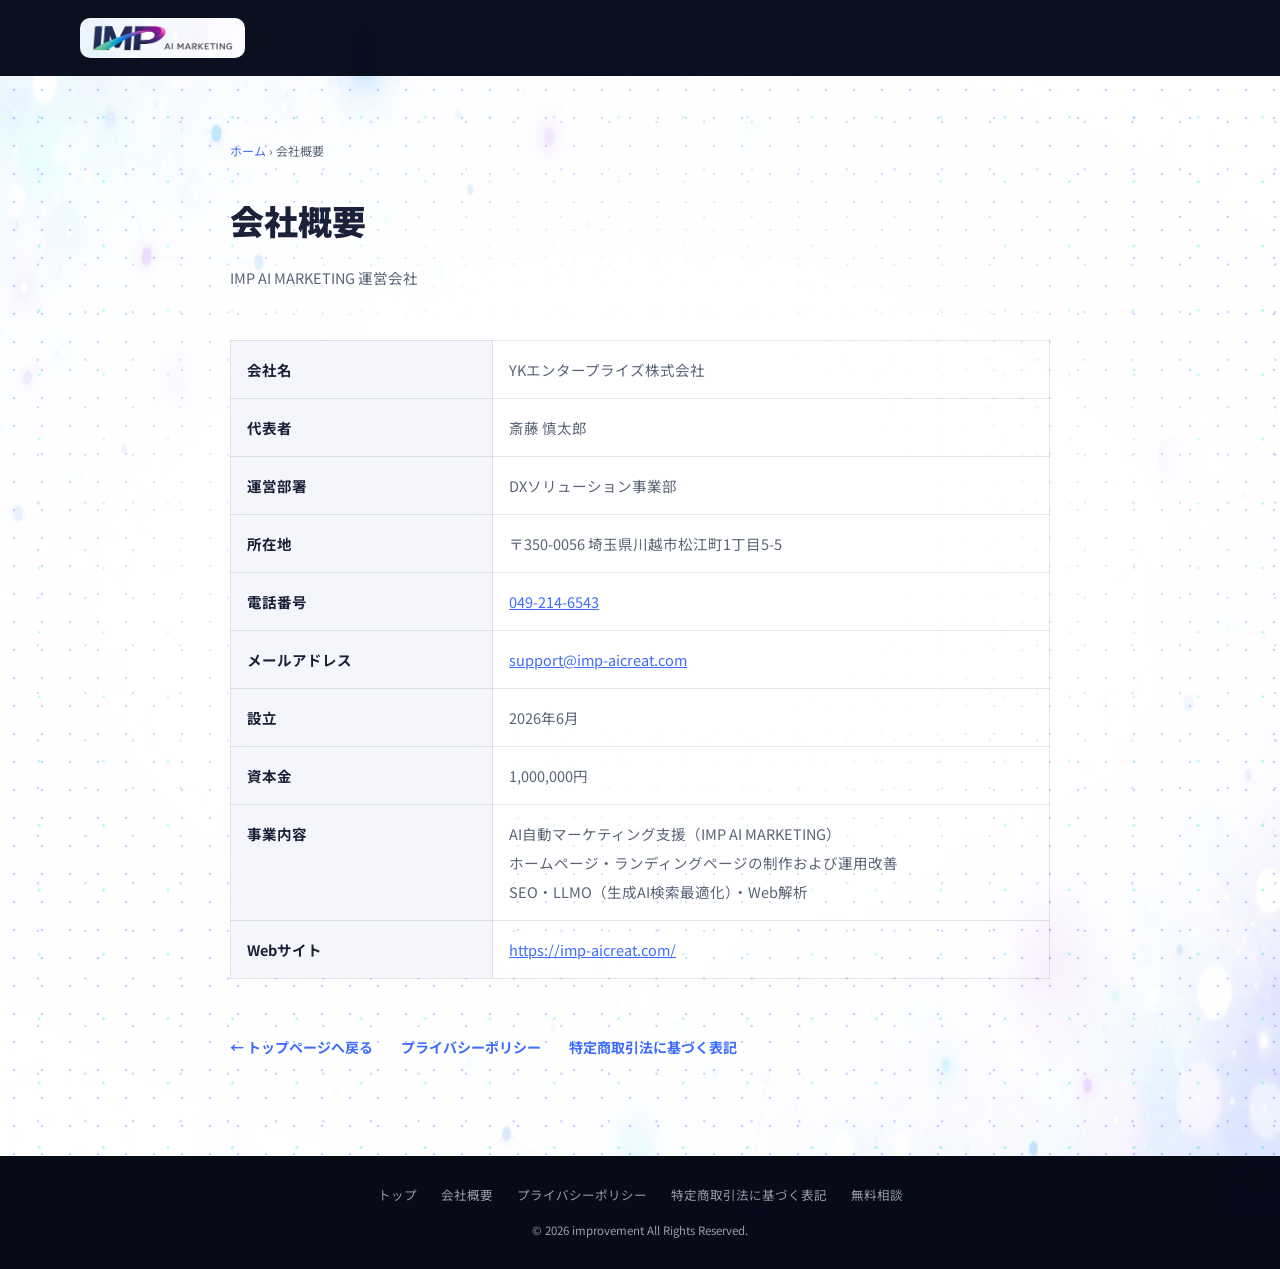
<file: company.html>
<!DOCTYPE html>
<html lang="ja">
<head>
  <meta charset="UTF-8">
  <meta name="viewport" content="width=device-width, initial-scale=1.0">
  <title>会社概要｜IMP AI MARKETING - improvement</title>
  <meta name="description" content="IMP AI MARKETINGを運営するYKエンタープライズ株式会社（DXソリューション事業部）の会社概要。所在地・設立・資本金・事業内容をご案内します。">
  <meta name="robots" content="index, follow">
  <link rel="canonical" href="https://imp-aicreat.com/company.html">
  <link rel="icon" type="image/png" sizes="192x192" href="images/favicon.png">
  <link rel="apple-touch-icon" href="images/apple-touch-icon.png">
  <meta name="theme-color" content="#0B1020">
  <link rel="preconnect" href="https://fonts.googleapis.com">
  <link rel="preconnect" href="https://fonts.gstatic.com" crossorigin>
  <link href="https://fonts.googleapis.com/css2?family=Noto+Sans+JP:wght@400;500;700;900&family=Space+Grotesk:wght@400;500;700&display=swap" rel="stylesheet">
  <link rel="stylesheet" href="style.css?v=20260801b">
  <link rel="stylesheet" href="legal.css?v=20260801a">

  <!-- パンくず構造化データ -->
  <script type="application/ld+json">
  {
    "@context": "https://schema.org",
    "@type": "BreadcrumbList",
    "itemListElement": [
      { "@type": "ListItem", "position": 1, "name": "ホーム", "item": "https://imp-aicreat.com/" },
      { "@type": "ListItem", "position": 2, "name": "会社概要", "item": "https://imp-aicreat.com/company.html" }
    ]
  }
  </script>
</head>
<body>

<header class="legal-header">
  <div class="container">
    <a href="./" aria-label="IMP AI MARKETING トップへ戻る">
      <img src="images/logo.png" alt="IMP AI MARKETING" width="640" height="118">
    </a>
  </div>
</header>

<main class="legal-main section--light">
  <div class="container container--narrow" style="position: relative; z-index: 1;">
    <nav class="legal-breadcrumb" aria-label="パンくず">
      <a href="./">ホーム</a> › 会社概要
    </nav>
    <h1>会社概要</h1>
    <p class="legal-date">IMP AI MARKETING 運営会社</p>

    <table class="legal-table">
      <tbody>
        <tr>
          <th>会社名</th>
          <td>YKエンタープライズ株式会社</td>
        </tr>
        <tr>
          <th>代表者</th>
          <td>斎藤 慎太郎</td>
        </tr>
        <tr>
          <th>運営部署</th>
          <td>DXソリューション事業部</td>
        </tr>
        <tr>
          <th>所在地</th>
          <td>〒350-0056 埼玉県川越市松江町1丁目5-5</td>
        </tr>
        <tr>
          <th>電話番号</th>
          <td><a href="tel:0492146543">049-214-6543</a></td>
        </tr>
        <tr>
          <th>メールアドレス</th>
          <td><a href="mailto:support@imp-aicreat.com">support@imp-aicreat.com</a></td>
        </tr>
        <tr>
          <th>設立</th>
          <td>2026年6月</td>
        </tr>
        <tr>
          <th>資本金</th>
          <td>1,000,000円</td>
        </tr>
        <tr>
          <th>事業内容</th>
          <td>
            AI自動マーケティング支援（IMP AI MARKETING）<br>
            ホームページ・ランディングページの制作および運用改善<br>
            SEO・LLMO（生成AI検索最適化）・Web解析
          </td>
        </tr>
        <tr>
          <th>Webサイト</th>
          <td><a href="https://imp-aicreat.com/">https://imp-aicreat.com/</a></td>
        </tr>
      </tbody>
    </table>

    <nav class="legal-nav" aria-label="関連ページ">
      <a href="./">← トップページへ戻る</a>
      <a href="privacy.html">プライバシーポリシー</a>
      <a href="tokushoho.html">特定商取引法に基づく表記</a>
    </nav>
  </div>
</main>

<footer class="legal-footer">
  <nav aria-label="フッターナビゲーション">
    <a href="./">トップ</a>
    <a href="company.html" aria-current="page">会社概要</a>
    <a href="privacy.html">プライバシーポリシー</a>
    <a href="tokushoho.html">特定商取引法に基づく表記</a>
    <a href="./#contact">無料相談</a>
  </nav>
  <p>&copy; 2026 improvement All Rights Reserved.</p>
</footer>

</body>
</html>
</file>
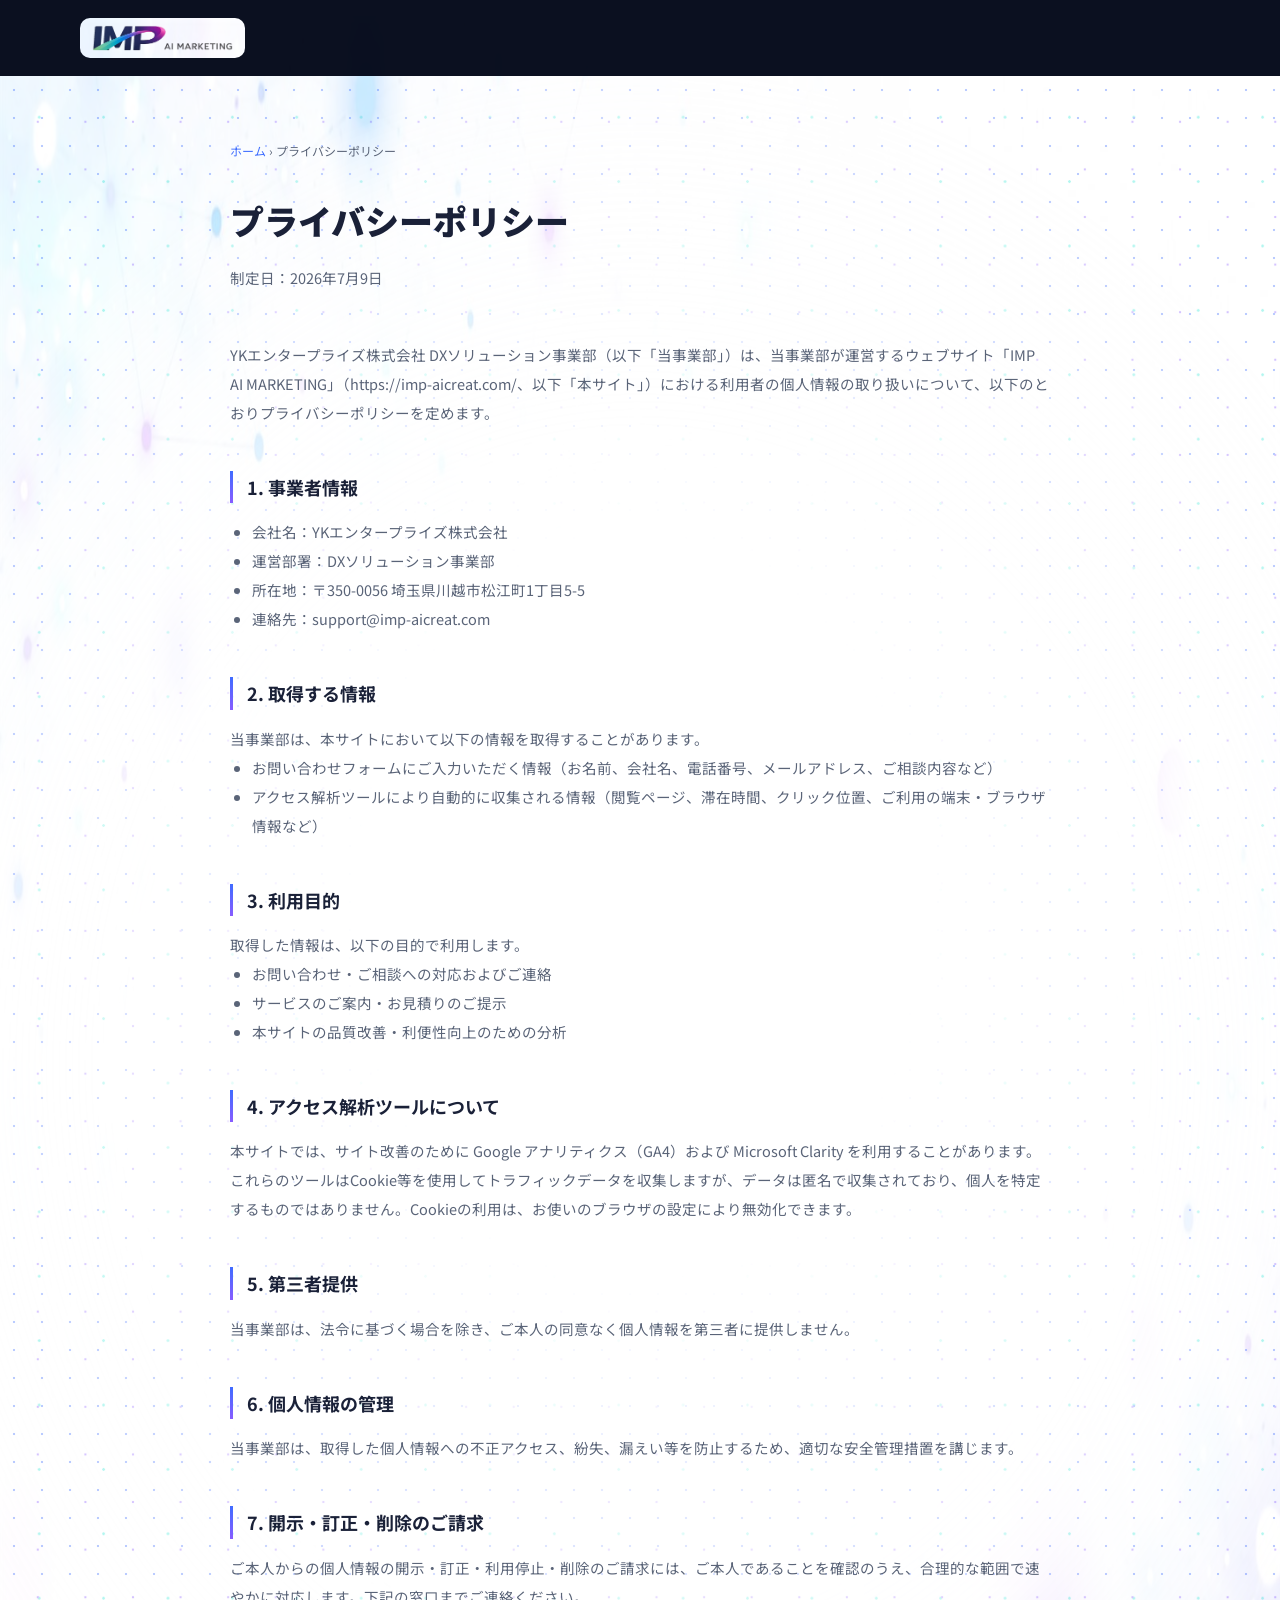
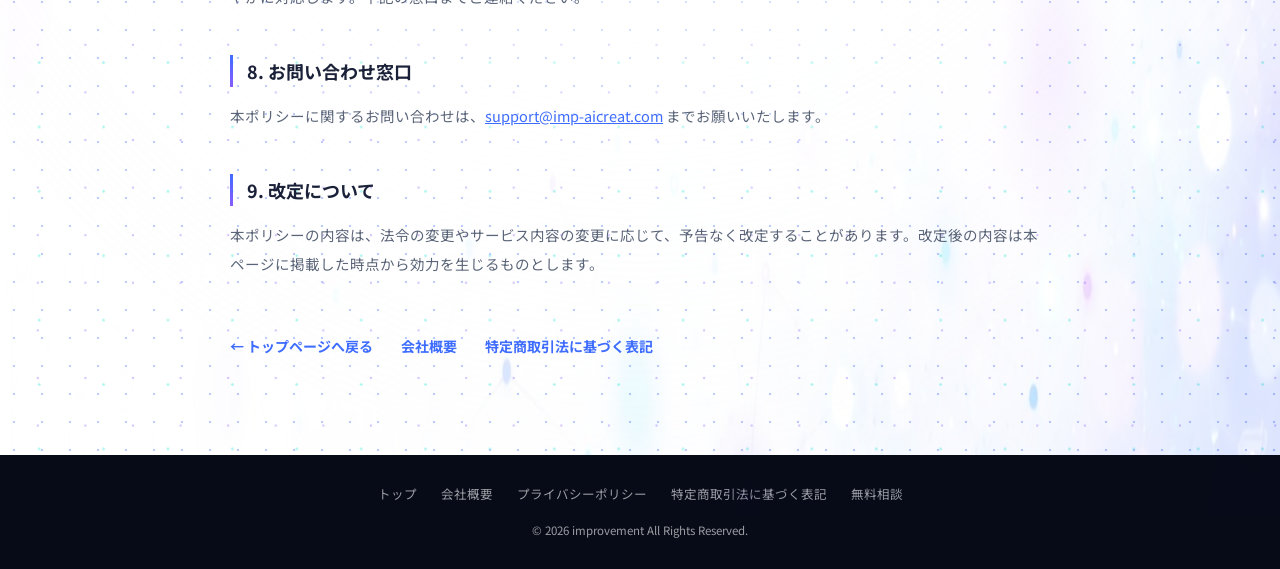
<file: privacy.html>
<!DOCTYPE html>
<html lang="ja">
<head>
  <meta charset="UTF-8">
  <meta name="viewport" content="width=device-width, initial-scale=1.0">
  <title>プライバシーポリシー｜IMP AI MARKETING - improvement</title>
  <meta name="description" content="IMP AI MARKETING（運営：DXソリューション事業部）のプライバシーポリシー。個人情報の取得・利用目的・アクセス解析ツールの利用について定めています。">
  <meta name="robots" content="index, follow">
  <link rel="canonical" href="https://imp-aicreat.com/privacy.html">
  <link rel="icon" type="image/png" sizes="192x192" href="images/favicon.png">
  <link rel="apple-touch-icon" href="images/apple-touch-icon.png">
  <meta name="theme-color" content="#0B1020">
  <link rel="preconnect" href="https://fonts.googleapis.com">
  <link rel="preconnect" href="https://fonts.gstatic.com" crossorigin>
  <link href="https://fonts.googleapis.com/css2?family=Noto+Sans+JP:wght@400;500;700;900&family=Space+Grotesk:wght@400;500;700&display=swap" rel="stylesheet">
  <link rel="stylesheet" href="style.css?v=20260801b">
  <link rel="stylesheet" href="legal.css?v=20260801a">

  <!-- パンくず構造化データ -->
  <script type="application/ld+json">
  {
    "@context": "https://schema.org",
    "@type": "BreadcrumbList",
    "itemListElement": [
      { "@type": "ListItem", "position": 1, "name": "ホーム", "item": "https://imp-aicreat.com/" },
      { "@type": "ListItem", "position": 2, "name": "プライバシーポリシー", "item": "https://imp-aicreat.com/privacy.html" }
    ]
  }
  </script>
</head>
<body>

<header class="legal-header">
  <div class="container">
    <a href="./" aria-label="IMP AI MARKETING トップへ戻る">
      <img src="images/logo.png" alt="IMP AI MARKETING" width="640" height="118">
    </a>
  </div>
</header>

<main class="legal-main section--light">
  <div class="container container--narrow" style="position: relative; z-index: 1;">
    <nav class="legal-breadcrumb" aria-label="パンくず">
      <a href="./">ホーム</a> › プライバシーポリシー
    </nav>
    <h1>プライバシーポリシー</h1>
    <!-- TODO: 要確認（制定日を確定して差し替え） -->
    <p class="legal-date">制定日：2026年7月9日</p>

    <p>YKエンタープライズ株式会社 DXソリューション事業部（以下「当事業部」）は、当事業部が運営するウェブサイト「IMP AI MARKETING」（https://imp-aicreat.com/、以下「本サイト」）における利用者の個人情報の取り扱いについて、以下のとおりプライバシーポリシーを定めます。</p>

    <h2>1. 事業者情報</h2>
    <ul>
      <li>会社名：YKエンタープライズ株式会社</li>
      <li>運営部署：DXソリューション事業部</li>
      <li>所在地：〒350-0056 埼玉県川越市松江町1丁目5-5</li>
      <li>連絡先：support@imp-aicreat.com</li>
    </ul>

    <h2>2. 取得する情報</h2>
    <p>当事業部は、本サイトにおいて以下の情報を取得することがあります。</p>
    <ul>
      <li>お問い合わせフォームにご入力いただく情報（お名前、会社名、電話番号、メールアドレス、ご相談内容など）</li>
      <li>アクセス解析ツールにより自動的に収集される情報（閲覧ページ、滞在時間、クリック位置、ご利用の端末・ブラウザ情報など）</li>
    </ul>

    <h2>3. 利用目的</h2>
    <p>取得した情報は、以下の目的で利用します。</p>
    <ul>
      <li>お問い合わせ・ご相談への対応およびご連絡</li>
      <li>サービスのご案内・お見積りのご提示</li>
      <li>本サイトの品質改善・利便性向上のための分析</li>
    </ul>

    <h2>4. アクセス解析ツールについて</h2>
    <p>本サイトでは、サイト改善のために Google アナリティクス（GA4）および Microsoft Clarity を利用することがあります。これらのツールはCookie等を使用してトラフィックデータを収集しますが、データは匿名で収集されており、個人を特定するものではありません。Cookieの利用は、お使いのブラウザの設定により無効化できます。</p>

    <h2>5. 第三者提供</h2>
    <p>当事業部は、法令に基づく場合を除き、ご本人の同意なく個人情報を第三者に提供しません。</p>

    <h2>6. 個人情報の管理</h2>
    <p>当事業部は、取得した個人情報への不正アクセス、紛失、漏えい等を防止するため、適切な安全管理措置を講じます。</p>

    <h2>7. 開示・訂正・削除のご請求</h2>
    <p>ご本人からの個人情報の開示・訂正・利用停止・削除のご請求には、ご本人であることを確認のうえ、合理的な範囲で速やかに対応します。下記の窓口までご連絡ください。</p>

    <h2>8. お問い合わせ窓口</h2>
    <p>本ポリシーに関するお問い合わせは、<a href="mailto:support@imp-aicreat.com">support@imp-aicreat.com</a> までお願いいたします。</p>

    <h2>9. 改定について</h2>
    <p>本ポリシーの内容は、法令の変更やサービス内容の変更に応じて、予告なく改定することがあります。改定後の内容は本ページに掲載した時点から効力を生じるものとします。</p>

    <nav class="legal-nav" aria-label="関連ページ">
      <a href="./">← トップページへ戻る</a>
      <a href="company.html">会社概要</a>
      <a href="tokushoho.html">特定商取引法に基づく表記</a>
    </nav>
  </div>
</main>

<footer class="legal-footer">
  <nav aria-label="フッターナビゲーション">
    <a href="./">トップ</a>
    <a href="company.html">会社概要</a>
    <a href="privacy.html" aria-current="page">プライバシーポリシー</a>
    <a href="tokushoho.html">特定商取引法に基づく表記</a>
    <a href="./#contact">無料相談</a>
  </nav>
  <p>&copy; 2026 improvement All Rights Reserved.</p>
</footer>

</body>
</html>
</file>
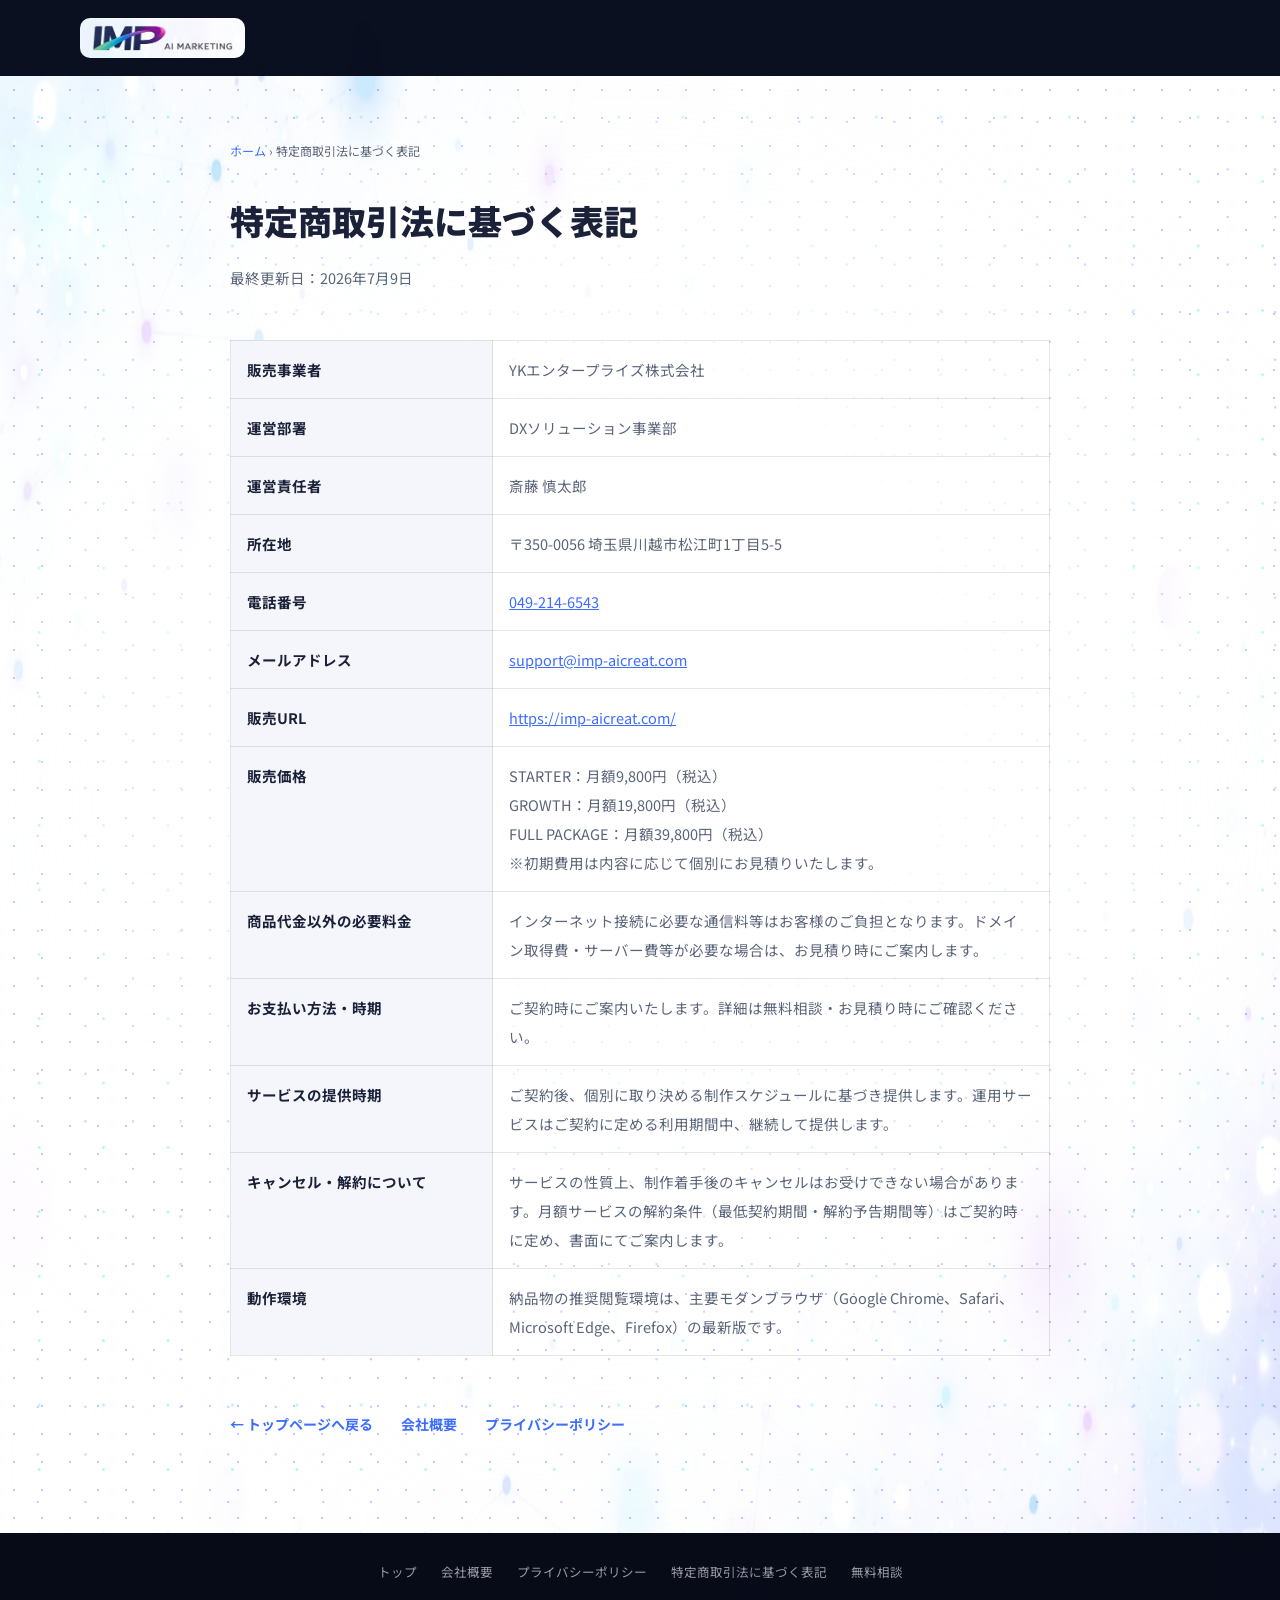
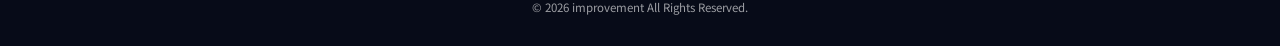
<file: tokushoho.html>
<!DOCTYPE html>
<html lang="ja">
<head>
  <meta charset="UTF-8">
  <meta name="viewport" content="width=device-width, initial-scale=1.0">
  <title>特定商取引法に基づく表記｜IMP AI MARKETING - improvement</title>
  <meta name="description" content="IMP AI MARKETING（運営：DXソリューション事業部）の特定商取引法に基づく表記。販売価格・お支払い方法・サービス提供時期などを記載しています。">
  <meta name="robots" content="index, follow">
  <link rel="canonical" href="https://imp-aicreat.com/tokushoho.html">
  <link rel="icon" type="image/png" sizes="192x192" href="images/favicon.png">
  <link rel="apple-touch-icon" href="images/apple-touch-icon.png">
  <meta name="theme-color" content="#0B1020">
  <link rel="preconnect" href="https://fonts.googleapis.com">
  <link rel="preconnect" href="https://fonts.gstatic.com" crossorigin>
  <link href="https://fonts.googleapis.com/css2?family=Noto+Sans+JP:wght@400;500;700;900&family=Space+Grotesk:wght@400;500;700&display=swap" rel="stylesheet">
  <link rel="stylesheet" href="style.css?v=20260801b">
  <link rel="stylesheet" href="legal.css?v=20260801a">

  <!-- パンくず構造化データ -->
  <script type="application/ld+json">
  {
    "@context": "https://schema.org",
    "@type": "BreadcrumbList",
    "itemListElement": [
      { "@type": "ListItem", "position": 1, "name": "ホーム", "item": "https://imp-aicreat.com/" },
      { "@type": "ListItem", "position": 2, "name": "特定商取引法に基づく表記", "item": "https://imp-aicreat.com/tokushoho.html" }
    ]
  }
  </script>
</head>
<body>

<header class="legal-header">
  <div class="container">
    <a href="./" aria-label="IMP AI MARKETING トップへ戻る">
      <img src="images/logo.png" alt="IMP AI MARKETING" width="640" height="118">
    </a>
  </div>
</header>

<main class="legal-main section--light">
  <div class="container container--narrow" style="position: relative; z-index: 1;">
    <nav class="legal-breadcrumb" aria-label="パンくず">
      <a href="./">ホーム</a> › 特定商取引法に基づく表記
    </nav>
    <h1>特定商取引法に基づく表記</h1>
    <!-- TODO: 要確認（最終更新日を確定して差し替え） -->
    <p class="legal-date">最終更新日：2026年7月9日</p>

    <table class="legal-table">
      <tbody>
        <tr>
          <th>販売事業者</th>
          <td>YKエンタープライズ株式会社</td>
        </tr>
        <tr>
          <th>運営部署</th>
          <td>DXソリューション事業部</td>
        </tr>
        <tr>
          <th>運営責任者</th>
          <td>斎藤 慎太郎</td>
        </tr>
        <tr>
          <th>所在地</th>
          <td>〒350-0056 埼玉県川越市松江町1丁目5-5</td>
        </tr>
        <tr>
          <th>電話番号</th>
          <td><a href="tel:0492146543">049-214-6543</a></td>
        </tr>
        <tr>
          <th>メールアドレス</th>
          <td><a href="mailto:support@imp-aicreat.com">support@imp-aicreat.com</a></td>
        </tr>
        <tr>
          <th>販売URL</th>
          <td><a href="https://imp-aicreat.com/">https://imp-aicreat.com/</a></td>
        </tr>
        <tr>
          <th>販売価格</th>
          <td>
            STARTER：月額9,800円（税込）<br>
            GROWTH：月額19,800円（税込）<br>
            FULL PACKAGE：月額39,800円（税込）<br>
            ※初期費用は内容に応じて個別にお見積りいたします。
          </td>
        </tr>
        <tr>
          <th>商品代金以外の必要料金</th>
          <td>インターネット接続に必要な通信料等はお客様のご負担となります。ドメイン取得費・サーバー費等が必要な場合は、お見積り時にご案内します。</td>
        </tr>
        <tr>
          <th>お支払い方法・時期</th>
          <!-- TODO: 要確認（決済手段・支払期日が確定したら明記に切り替え） -->
          <td>ご契約時にご案内いたします。詳細は無料相談・お見積り時にご確認ください。</td>
        </tr>
        <tr>
          <th>サービスの提供時期</th>
          <td>ご契約後、個別に取り決める制作スケジュールに基づき提供します。運用サービスはご契約に定める利用期間中、継続して提供します。</td>
        </tr>
        <tr>
          <th>キャンセル・解約について</th>
          <!-- TODO: 要確認（最低契約期間・解約予告期間が確定したら明記に切り替え） -->
          <td>サービスの性質上、制作着手後のキャンセルはお受けできない場合があります。月額サービスの解約条件（最低契約期間・解約予告期間等）はご契約時に定め、書面にてご案内します。</td>
        </tr>
        <tr>
          <th>動作環境</th>
          <td>納品物の推奨閲覧環境は、主要モダンブラウザ（Google Chrome、Safari、Microsoft Edge、Firefox）の最新版です。</td>
        </tr>
      </tbody>
    </table>

    <nav class="legal-nav" aria-label="関連ページ">
      <a href="./">← トップページへ戻る</a>
      <a href="company.html">会社概要</a>
      <a href="privacy.html">プライバシーポリシー</a>
    </nav>
  </div>
</main>

<footer class="legal-footer">
  <nav aria-label="フッターナビゲーション">
    <a href="./">トップ</a>
    <a href="company.html">会社概要</a>
    <a href="privacy.html">プライバシーポリシー</a>
    <a href="tokushoho.html" aria-current="page">特定商取引法に基づく表記</a>
    <a href="./#contact">無料相談</a>
  </nav>
  <p>&copy; 2026 improvement All Rights Reserved.</p>
</footer>

</body>
</html>
</file>
<file: style.css>
/* ============================================================
   IMP AI MARKETING LP - style.css
   ブランドカラー：
     ネイビー  #0B1020 / 白 #FFFFFF
     グラデ    #3D6CFF → #8A5CFF（上昇グラデ）
     差し色    #22E6D3（グロー・シアン）
   ============================================================ */

/* ---------- 変数・リセット ---------- */
:root {
  --navy: #0B1020;
  --navy-2: #101736;
  --white: #FFFFFF;
  --blue: #3D6CFF;
  --violet: #8A5CFF;
  --cyan: #22E6D3;
  --grad: linear-gradient(135deg, var(--blue), var(--violet));
  --grad-rise: linear-gradient(35deg, var(--blue) 0%, var(--violet) 60%, var(--cyan) 130%);
  --text-dark: #1A2138;
  --text-light: rgba(255, 255, 255, 0.88);
  --muted-dark: #5A6478;
  --muted-light: rgba(255, 255, 255, 0.6);
  --border-light: rgba(255, 255, 255, 0.12);
  --border-dark: rgba(11, 16, 32, 0.1);
  --radius: 20px;
  --font-jp: "Noto Sans JP", "Hiragino Kaku Gothic ProN", sans-serif;
  --font-en: "Space Grotesk", "Noto Sans JP", sans-serif;
  --header-h: 76px;
  --header-h-min: 60px;

  /* ---- モーション調整用トークン（数値だけで強度を変えられる） ---- */
  --reveal-duration: 0.85s;                      /* リビールの所要時間 */
  --reveal-distance: 28px;                       /* リビールの立ち上がり距離 */
  --reveal-ease: cubic-bezier(0.22, 1, 0.36, 1); /* リビールのイージング */
  --stagger: 70ms;                               /* カード群の時間差 */
  --progress-height: 3px;                        /* スクロールプログレスバーの太さ */
  --loop-cycle: 6s;                              /* HOW改善ループの一周時間 */
  --parallax-strength: 14px;                     /* ヒーロー背景の視差の振れ幅 */
  --magnet-range: 8;                             /* CTAマグネットの最大移動px（JSが参照） */

  /* ---- 白背景セクションの粒子柄（濃さ・粒度を数値だけで調整） ---- */
  --pattern-opacity: 0.35;  /* CSSドット粒子層の濃さ */
  --pattern-dot-size: 2px;  /* 粒子の大きさ */
  --pattern-dot-gap: 28px;  /* 粒子の間隔 */
  --pattern-glow: 0.26;     /* テクスチャ画像（グロー・輝き）の強さ */

  /* ---- ヒーロー背景の斜めワードマーキー（赤） ---- */
  --wordline-red: #FF2D55;                          /* ラインの赤 */
  --wordline-opacity: 0.2;                          /* ラインの濃さ */
  --wordline-size: 2.4rem;                          /* 文字サイズ（REALPORTと同値） */
  --wordline-duration: 46s;                         /* 1ループの時間 */
  --wordline-angle: -10deg;                         /* 傾き */

  /* ---- ヒーロー背景のゴールドグラデーションレイヤー ---- */
  --gold: #E8C25A;                                  /* ゴールドの基準色 */
  --gold-opacity: 0.3;                              /* レイヤーの強さ */
}

*, *::before, *::after { box-sizing: border-box; margin: 0; padding: 0; }

html { scroll-behavior: smooth; scroll-padding-top: calc(var(--header-h-min) + 16px); }

body {
  font-family: var(--font-jp);
  font-size: 16px;
  line-height: 1.8;
  color: var(--text-dark);
  background: var(--white);
  -webkit-font-smoothing: antialiased;
  overflow-x: hidden;
}

img { max-width: 100%; height: auto; display: block; }
a { color: inherit; }
ul, ol { list-style: none; }
small { font-size: 0.75em; }

.sp-only { display: inline; }
.pc-only { display: none; }

/* ---------- 共通：コンテナ・セクション ---------- */
.container { width: min(100% - 40px, 1120px); margin-inline: auto; }
.container--narrow { width: min(100% - 40px, 820px); }

.section { padding: 88px 0; position: relative; }
.section--light { background: var(--white); color: var(--text-dark); }
.section--dark {
  background:
    radial-gradient(900px 500px at 85% -10%, rgba(138, 92, 255, 0.14), transparent 60%),
    radial-gradient(700px 400px at 0% 110%, rgba(61, 108, 255, 0.12), transparent 60%),
    var(--navy);
  color: var(--text-light);
}

/* ============================================================
   白背景セクションの粒子装飾（AIパーティクル柄）
   - 対象は .section--light のみ（ダークセクションには敷かない）
   - 可読性最優先：中央はマスクで抜き、本文(.container)は常に前面
   - 濃さ・粒度は --pattern-* 変数だけで調整できる
   ============================================================ */
.section--light { position: relative; }
.section--light > .container { position: relative; z-index: 1; }

/* 粒子層：blue/violet/cyan の微細ドットを間隔違いで3グリッド重ねる */
.section--light::before {
  content: "";
  position: absolute;
  inset: 0;
  z-index: 0;
  pointer-events: none;
  opacity: var(--pattern-opacity);
  background-image:
    radial-gradient(circle, var(--blue) calc(var(--pattern-dot-size) / 2), transparent calc(var(--pattern-dot-size) / 2 + 0.6px)),
    radial-gradient(circle, var(--violet) calc(var(--pattern-dot-size) / 2), transparent calc(var(--pattern-dot-size) / 2 + 0.6px)),
    radial-gradient(circle, var(--cyan) calc(var(--pattern-dot-size) / 2), transparent calc(var(--pattern-dot-size) / 2 + 0.6px));
  background-size:
    var(--pattern-dot-gap) var(--pattern-dot-gap),
    calc(var(--pattern-dot-gap) * 1.7) calc(var(--pattern-dot-gap) * 1.7),
    calc(var(--pattern-dot-gap) * 2.3) calc(var(--pattern-dot-gap) * 2.3);
  background-position: 0 0, 14px 22px, 7px 9px;
  /* 中央（本文が乗る帯）は薄く、端に向かって濃く */
  -webkit-mask-image: radial-gradient(ellipse 72% 62% at 50% 42%, transparent 30%, #000 76%);
  mask-image: radial-gradient(ellipse 72% 62% at 50% 42%, transparent 30%, #000 76%);
}

/* グロー＋輝き層：提供テクスチャを multiply で重ね、白地には色の粒だけを乗せる */
.section--light::after {
  content: "";
  position: absolute;
  inset: -60px 0;
  z-index: 0;
  pointer-events: none;
  opacity: var(--pattern-glow);
  mix-blend-mode: multiply;
  background:
    url("images/haikei/bg-glow.jpg") center / 100% 100% no-repeat,
    url("images/haikei/bg-dots.jpg") 0 0 / 900px auto repeat;
  /* リング型マスク：本文が乗る中央は抜き、外周（境界付近）もフェードで馴染ませる */
  -webkit-mask-image: radial-gradient(ellipse 115% 82% at 50% 50%, transparent 30%, #000 58%, #000 78%, transparent 99%);
  mask-image: radial-gradient(ellipse 115% 82% at 50% 50%, transparent 30%, #000 58%, #000 78%, transparent 99%);
  /* AIらしい「漂い」：ごくゆっくり上下にドリフト（GPU合成） */
  animation: patternDrift 50s ease-in-out infinite alternate;
}
@keyframes patternDrift {
  from { transform: translate3d(0, 0, 0); }
  to   { transform: translate3d(0, 36px, 0); }
}

.section-head { text-align: center; margin-bottom: 64px; }

/* 英語セクションラベル */
.section-label {
  font-family: var(--font-en);
  font-weight: 700;
  font-size: 13px;
  letter-spacing: 0.32em;
  text-transform: uppercase;
  background: var(--grad-rise);
  -webkit-background-clip: text;
  background-clip: text;
  color: transparent;
  display: inline-block;
  margin-bottom: 14px;
}
.section-label::after {
  content: "";
  display: block;
  width: 36px;
  height: 2px;
  margin: 10px auto 0;
  background: var(--grad);
  border-radius: 2px;
}

.section-title {
  font-size: clamp(26px, 5.6vw, 46px);
  font-weight: 900;
  line-height: 1.35;
  letter-spacing: 0.035em;
}
.section-lead {
  margin-top: 20px;
  font-size: clamp(14px, 3.6vw, 16px);
  color: var(--muted-dark);
}
.section--dark .section-lead { color: var(--muted-light); }
.section--dark .section-lead strong { color: var(--cyan); font-weight: 700; }

/* 要確認プレースホルダの目印 */
.placeholder-num {
  color: var(--cyan);
  font-family: var(--font-en);
  font-weight: 700;
  border-bottom: 1px dashed currentColor;
}

/* ---------- ボタン ---------- */
.btn {
  display: inline-flex;
  align-items: center;
  justify-content: center;
  gap: 10px;
  font-weight: 700;
  font-size: 15px;
  line-height: 1;
  padding: 15px 28px;
  border-radius: 999px;
  border: 0;
  cursor: pointer;
  text-decoration: none;
  transition: transform 0.25s ease, box-shadow 0.25s ease, opacity 0.25s ease;
}
.btn--lg { padding: 19px 40px; font-size: 16px; }
.btn--primary {
  color: #fff;
  background: var(--grad);
  /* ホバーでグラデ位置がシフトする「生きた質感」 */
  background-size: 180% 100%;
  background-position: 0% 50%;
  box-shadow: 0 8px 24px rgba(61, 108, 255, 0.35), 0 2px 8px rgba(138, 92, 255, 0.3);
  transition: transform 0.25s ease, box-shadow 0.25s ease, background-position 0.5s ease;
}
.btn--primary:hover {
  transform: translateY(-2px);
  background-position: 100% 50%;
  box-shadow: 0 12px 32px rgba(61, 108, 255, 0.45), 0 0 24px rgba(34, 230, 211, 0.25);
}
/* マグネティック追従中は transform をJSが制御するため transition を短く */
.btn.is-magnet { transition: transform 0.15s ease-out, box-shadow 0.25s ease, background-position 0.5s ease; }
.btn--ghost {
  color: inherit;
  background: transparent;
  box-shadow: inset 0 0 0 1.5px currentColor;
  opacity: 0.9;
}
.btn--ghost:hover { transform: translateY(-2px); opacity: 1; }
.btn__arrow { font-family: var(--font-en); transition: transform 0.25s ease; }
.btn:hover .btn__arrow { transform: translateX(4px); }

/* ============================================================
   ヘッダー
   ============================================================ */
.header {
  position: fixed;
  inset: 0 0 auto 0;
  z-index: 100;
  transition:
    background 0.5s var(--reveal-ease),
    box-shadow 0.5s var(--reveal-ease),
    backdrop-filter 0.5s var(--reveal-ease);
}
.header__inner {
  width: min(100% - 32px, 1200px);
  margin-inline: auto;
  height: var(--header-h);
  display: flex;
  align-items: center;
  gap: 28px;
  transition: height 0.3s ease;
}
/* スクロール時：縮小＋半透明ブラー */
.header.is-scrolled {
  background: rgba(11, 16, 32, 0.72);
  backdrop-filter: blur(14px);
  -webkit-backdrop-filter: blur(14px);
  box-shadow: 0 1px 0 var(--border-light), 0 8px 30px rgba(0, 0, 0, 0.25);
}
.header.is-scrolled .header__inner { height: var(--header-h-min); }

.header__logo {
  display: flex;
  align-items: center;
  text-decoration: none;
  margin-right: auto;
}
/* ロゴは濃紺文字のため、白の角丸チップに載せて視認性を確保する */
.header__logo img {
  display: block;
  height: 42px;
  width: auto;
  background: #fff;
  padding: 7px 12px;
  border-radius: 10px;
  box-shadow: 0 2px 12px rgba(0, 0, 0, 0.22);
  transition: height 0.3s ease;
}
.header.is-scrolled .header__logo img { height: 36px; }

.gnav { display: none; }
.gnav__list { display: flex; gap: 30px; }
.gnav__list a {
  position: relative;
  color: rgba(255, 255, 255, 0.85);
  text-decoration: none;
  font-size: 14px;
  font-weight: 500;
  transition: color 0.2s ease;
}
.gnav__list a:hover { color: var(--cyan); }
/* 現在地ハイライト（IntersectionObserverが .is-active を付与） */
.gnav__list a::after {
  content: "";
  position: absolute;
  left: 0; bottom: -8px;
  width: 100%; height: 2px;
  border-radius: 2px;
  background: var(--grad-rise);
  transform: scaleX(0);
  transform-origin: left;
  transition: transform 0.35s var(--reveal-ease);
}
.gnav__list a.is-active { color: #fff; }
.gnav__list a.is-active::after { transform: scaleX(1); }

.header__cta { display: none; padding: 12px 24px; font-size: 14px; }

/* ハンバーガー */
.menu-btn {
  width: 44px; height: 44px;
  display: grid; place-content: center; gap: 6px;
  background: transparent; border: 0; cursor: pointer;
}
.menu-btn span {
  display: block; width: 24px; height: 2px;
  background: #fff; border-radius: 2px;
  transition: transform 0.3s ease, opacity 0.3s ease;
}
.menu-btn.is-open span:nth-child(1) { transform: translateY(8px) rotate(45deg); }
.menu-btn.is-open span:nth-child(2) { opacity: 0; }
.menu-btn.is-open span:nth-child(3) { transform: translateY(-8px) rotate(-45deg); }

/* スマホメニュー */
.sp-menu {
  position: absolute;
  inset: 100% 0 auto 0;
  background: rgba(11, 16, 32, 0.96);
  backdrop-filter: blur(14px);
  -webkit-backdrop-filter: blur(14px);
  border-top: 1px solid var(--border-light);
  padding: 12px 24px 28px;
  display: none;
}
.sp-menu.is-open { display: block; }
.sp-menu a {
  display: block;
  color: rgba(255, 255, 255, 0.9);
  text-decoration: none;
  font-size: 15px;
  font-weight: 500;
  padding: 14px 4px;
  border-bottom: 1px solid var(--border-light);
}
.sp-menu__cta {
  margin-top: 18px;
  text-align: center;
  background: var(--grad);
  border-radius: 999px;
  border-bottom: 0 !important;
  font-weight: 700;
}

/* ============================================================
   ヒーロー
   ============================================================ */
.hero {
  position: relative;
  min-height: 100svh;
  display: flex;
  align-items: center;
  justify-content: center;
  text-align: center;
  background: var(--navy);
  color: var(--text-light);
  overflow: hidden;
  padding: calc(var(--header-h) + 48px) 0 96px;
}

/* 背景：極細グリッド＋オーロラ
   （JSがマウス位置から --mx/--my を更新し、ごく僅かに視差で応答する） */
.hero__bg {
  position: absolute;
  inset: -20px; /* 視差で動いても縁が見えないよう少し拡張 */
  pointer-events: none;
  transform: translate(
    calc(var(--mx, 0) * var(--parallax-strength)),
    calc(var(--my, 0) * var(--parallax-strength)));
  transition: transform 0.6s cubic-bezier(0.22, 1, 0.36, 1);
}
.hero__grid {
  position: absolute; inset: 0;
  background-image:
    linear-gradient(rgba(255, 255, 255, 0.045) 1px, transparent 1px),
    linear-gradient(90deg, rgba(255, 255, 255, 0.045) 1px, transparent 1px);
  background-size: 56px 56px;
  mask-image: radial-gradient(ellipse 90% 70% at 50% 40%, #000 30%, transparent 75%);
  -webkit-mask-image: radial-gradient(ellipse 90% 70% at 50% 40%, #000 30%, transparent 75%);
}
/* blurフィルタは重いため、radial-gradientの柔らかい円で発光を表現する */
.hero__aurora {
  position: absolute;
  width: 56vw; height: 56vw;
  min-width: 420px; min-height: 420px;
  max-width: 760px; max-height: 760px;
  border-radius: 50%;
  opacity: 0.55;
  will-change: transform;
  animation: aurora 14s ease-in-out infinite alternate;
}
.hero__aurora--1 { background: radial-gradient(circle, rgba(61, 108, 255, 0.5) 0%, rgba(61, 108, 255, 0.18) 45%, transparent 70%); top: -20%; left: -12%; }
.hero__aurora--2 { background: radial-gradient(circle, rgba(138, 92, 255, 0.42) 0%, rgba(138, 92, 255, 0.16) 45%, transparent 70%); bottom: -25%; right: -10%; animation-delay: -5s; }
.hero__aurora--3 { background: radial-gradient(circle, rgba(34, 230, 211, 0.18) 0%, rgba(34, 230, 211, 0.06) 45%, transparent 70%); top: 30%; left: 50%; animation-delay: -9s; }

@keyframes aurora {
  0%   { transform: translate(0, 0) scale(1); }
  100% { transform: translate(6%, -8%) scale(1.15); }
}

/* ゴールドのグラデーションレイヤー：
   斜めの光波＋右上のグロー。screen合成でネイビーに金の光だけを乗せる */
.hero__gold {
  position: absolute;
  inset: 0;
  pointer-events: none;
  opacity: var(--gold-opacity);
  mix-blend-mode: screen;
  background:
    linear-gradient(115deg,
      transparent 30%,
      rgba(232, 194, 90, 0.35) 46%,
      rgba(245, 214, 130, 0.18) 52%,
      transparent 68%),
    radial-gradient(720px 480px at 88% 8%, rgba(232, 194, 90, 0.45), transparent 65%),
    radial-gradient(560px 420px at 6% 92%, rgba(200, 158, 60, 0.3), transparent 60%);
}

/* 斜めワードマーキー（AI系ワードが流れる赤の装飾ライン） */
/* wrapのマスクで、固定ヘッダーの帯（上部約200px）にはラインを描画しない。
   斜めに回転したラインの端がヘッダーやナビに重ならないようにするための処置 */
.word-marquee-wrap {
  position: absolute;
  inset: 0;
  pointer-events: none;
  -webkit-mask-image: linear-gradient(to bottom,
    transparent 0, transparent 120px, #000 240px, #000 calc(100% - 60px), transparent);
  mask-image: linear-gradient(to bottom,
    transparent 0, transparent 120px, #000 240px, #000 calc(100% - 60px), transparent);
}
/* REALPORT仕様：塗り文字・輪郭文字・小サブラベルの3種を混在させ、
   -10度の傾きに沿って両ラインとも「右上→左下」（左方向）へ流す。ホバーで止めない */
.word-marquee {
  position: absolute;
  left: -12%;
  width: 130%;
  overflow: hidden;
  pointer-events: none;
  opacity: var(--wordline-opacity);
}
.word-marquee { transform: rotate(var(--wordline-angle)); }
/* 8本を縦に等間隔配置（ヒーロー高さ基準） */
.word-marquee:nth-child(1) { top: 2%; }
.word-marquee:nth-child(2) { top: 15%; }
.word-marquee:nth-child(3) { top: 28%; }
.word-marquee:nth-child(4) { top: 41%; }
.word-marquee:nth-child(5) { top: 54%; }
.word-marquee:nth-child(6) { top: 67%; }
.word-marquee:nth-child(7) { top: 80%; }
.word-marquee:nth-child(8) { top: 93%; }
.word-marquee__inner {
  display: flex;
  width: max-content;
  will-change: transform;
  animation: wordSlide var(--wordline-duration) linear infinite;
}
/* 速度と開始位置をラインごとにずらし、柄が縦に揃わないようにする */
.word-marquee:nth-child(2) .word-marquee__inner { animation-duration: calc(var(--wordline-duration) * 1.25); animation-delay: -9s; }
.word-marquee:nth-child(3) .word-marquee__inner { animation-duration: calc(var(--wordline-duration) * 0.9);  animation-delay: -21s; }
.word-marquee:nth-child(4) .word-marquee__inner { animation-duration: calc(var(--wordline-duration) * 1.15); animation-delay: -5s; }
.word-marquee:nth-child(5) .word-marquee__inner { animation-duration: calc(var(--wordline-duration) * 1.05); animation-delay: -30s; }
.word-marquee:nth-child(6) .word-marquee__inner { animation-duration: calc(var(--wordline-duration) * 1.35); animation-delay: -14s; }
.word-marquee:nth-child(7) .word-marquee__inner { animation-duration: calc(var(--wordline-duration) * 0.95); animation-delay: -25s; }
.word-marquee:nth-child(8) .word-marquee__inner { animation-duration: calc(var(--wordline-duration) * 1.2);  animation-delay: -11s; }
/* セット（A/B複製が同幅になるよう gap ぶんの padding-right を持つ） */
.wm-set {
  display: inline-flex;
  align-items: baseline;
  gap: 72px;
  padding-right: 72px;
  white-space: nowrap;
}
/* 既定：輪郭のみの抜き文字 */
.wm-set span {
  font-family: var(--font-en);
  font-weight: 700;
  font-size: var(--wordline-size);
  line-height: 1;
  letter-spacing: 0.1em;
  text-transform: uppercase;
  color: transparent;
  -webkit-text-stroke: 1px var(--wordline-red);
}
/* 塗り文字 */
.wm-set .wm-f { color: var(--wordline-red); -webkit-text-stroke: 0; }
/* 小さなサブラベル（字間広めのアクセント） */
.wm-set .wm-s {
  font-weight: 400;
  font-size: 0.8rem;
  letter-spacing: 0.5em;
  color: rgba(255, 255, 255, 0.55);
  -webkit-text-stroke: 0;
}
/* セットA/Bが同幅なので -50% 移動でシームレスにループする */
@keyframes wordSlide {
  to { transform: translateX(-50%); }
}

.hero__inner { position: relative; z-index: 1; width: min(100% - 40px, 920px); }
.hero__inner--fv { width: min(100% - 28px, 1200px); }

/* スクリーンリーダー専用テキスト（見出しは画像内にあるため） */
.sr-only {
  position: absolute;
  width: 1px; height: 1px;
  padding: 0; margin: -1px;
  overflow: hidden;
  clip: rect(0 0 0 0);
  white-space: nowrap;
  border: 0;
}

/* FVキービジュアル */
.hero__fv {
  display: block;
  border-radius: clamp(12px, 2vw, 24px);
  overflow: hidden;
  border: 1px solid rgba(255, 255, 255, 0.14);
  box-shadow:
    0 30px 80px rgba(0, 0, 0, 0.5),
    0 0 60px rgba(61, 108, 255, 0.22),
    0 0 120px rgba(138, 92, 255, 0.12);
  transition: transform 0.35s ease, box-shadow 0.35s ease;
}
.hero__fv:hover {
  transform: translateY(-5px);
  box-shadow:
    0 40px 90px rgba(0, 0, 0, 0.55),
    0 0 70px rgba(61, 108, 255, 0.32),
    0 0 140px rgba(34, 230, 211, 0.14);
}
.hero__fv img { width: 100%; height: auto; display: block; }

/* FVの登場演出：画像 → CTA → バッジ の順に立ち上げ、最初の3秒を作る */
.reveal-fv {
  animation: fvIn 0.9s var(--reveal-ease) 0.1s both;
}
.hero__seq { animation: fvIn 0.8s var(--reveal-ease) both; }
.hero__seq--1 { animation-delay: 0.45s; }
.hero__seq--2 { animation-delay: 0.65s; }
@keyframes fvIn {
  from { opacity: 0; transform: translateY(24px) scale(0.985); }
  to   { opacity: 1; transform: translateY(0) scale(1); }
}

.hero__cta {
  margin-top: 34px;
  display: flex;
  flex-direction: column;
  align-items: center;
  gap: 14px;
}

.hero__badges {
  margin-top: 44px;
  display: flex;
  flex-wrap: wrap;
  justify-content: center;
  gap: 10px;
}
.hero__badges li {
  font-size: 12.5px;
  color: var(--muted-light);
  border: 1px solid var(--border-light);
  background: rgba(255, 255, 255, 0.04);
  backdrop-filter: blur(6px);
  border-radius: 999px;
  padding: 8px 18px;
}
.hero__badges strong { color: var(--cyan); font-weight: 700; }

.hero__scroll {
  position: absolute;
  left: 50%; bottom: 22px;
  transform: translateX(-50%);
  z-index: 1;
  font-family: var(--font-en);
  font-size: 10px;
  letter-spacing: 0.3em;
  color: var(--muted-light);
  display: flex;
  flex-direction: column;
  align-items: center;
  gap: 8px;
}
.hero__scroll span {
  width: 1px; height: 36px;
  background: linear-gradient(to bottom, var(--cyan), transparent);
  animation: scrollLine 2s ease-in-out infinite;
}
@keyframes scrollLine {
  0% { transform: scaleY(0); transform-origin: top; }
  50% { transform: scaleY(1); transform-origin: top; }
  51% { transform-origin: bottom; }
  100% { transform: scaleY(0); transform-origin: bottom; }
}

/* ============================================================
   ブランドムービー（ヒーロー直下）
   ============================================================ */
.movie {
  background: var(--navy);
  padding: 8px 0 84px;
}
.movie__inner { text-align: center; }
.movie__frame {
  position: relative;
  margin-top: 8px;
  border-radius: clamp(12px, 2vw, 24px);
  overflow: hidden;
  border: 1px solid rgba(255, 255, 255, 0.14);
  box-shadow:
    0 30px 80px rgba(0, 0, 0, 0.5),
    0 0 60px rgba(61, 108, 255, 0.22),
    0 0 120px rgba(138, 92, 255, 0.12);
}
.movie__frame video { width: 100%; height: auto; display: block; }

/* 音声ON/OFFボタン（動画右下のオーバーレイ） */
.movie__sound {
  position: absolute;
  right: 14px;
  bottom: 14px;
  z-index: 2;
  width: 46px;
  height: 46px;
  display: grid;
  place-content: center;
  border: 1px solid rgba(255, 255, 255, 0.35);
  border-radius: 50%;
  background: rgba(11, 16, 32, 0.55);
  backdrop-filter: blur(8px);
  -webkit-backdrop-filter: blur(8px);
  color: #fff;
  cursor: pointer;
  transition: background 0.25s ease, transform 0.25s ease, box-shadow 0.25s ease;
}
.movie__sound:hover {
  background: rgba(61, 108, 255, 0.55);
  transform: scale(1.08);
  box-shadow: 0 0 18px rgba(34, 230, 211, 0.3);
}
.movie__sound svg { width: 22px; height: 22px; }
/* aria-pressed でアイコンを切り替え */
.movie__sound .movie__icon-on { display: none; }
.movie__sound[aria-pressed="true"] .movie__icon-on { display: block; }
.movie__sound[aria-pressed="true"] .movie__icon-off { display: none; }
/* 音声ON中はシアンの輪で状態を明示 */
.movie__sound[aria-pressed="true"] {
  border-color: rgba(34, 230, 211, 0.7);
  box-shadow: 0 0 16px rgba(34, 230, 211, 0.35);
}

@media (max-width: 600px) {
  .movie { padding: 0 0 60px; }
  .movie__sound { right: 10px; bottom: 10px; width: 42px; height: 42px; }
}

/* ============================================================
   WHY（課題提起）── デザイン画像を丸ごと表示するセクション
   ============================================================ */
.section-visual {
  /* 画像読み込み中の白フラッシュを防ぐため、画像上部と同系のネイビーを敷く */
  background: var(--navy);
  line-height: 0;
}
.section-visual__img { width: 100%; height: auto; display: block; }

/* ============================================================
   無限マーキー（画像帯が自動で左へ流れ続ける）
   速度・高さ・間隔は下の3変数だけで調整できる
   ============================================================ */
.marquee {
  --marquee-duration: 48s;   /* 1ループの時間。大きいほどゆっくり */
  --marquee-height: 220px;   /* 画像の高さ */
  --marquee-gap: 16px;       /* 画像同士の間隔 */
  overflow: hidden;
  background: var(--navy);
  padding: 30px 0;
  border-top: 1px solid var(--border-light);
  border-bottom: 1px solid var(--border-light);
}
/* トラック2本を横に連結する外枠 */
.marquee__viewport {
  display: flex;
  gap: var(--marquee-gap);
  width: max-content;
}
.marquee__track {
  display: flex;
  gap: var(--marquee-gap);
  margin: 0; padding: 0; list-style: none;
  will-change: transform;
  animation: marqueeScroll var(--marquee-duration) linear infinite;
}
.marquee__item img {
  height: var(--marquee-height);
  width: auto;
  aspect-ratio: 3 / 2;       /* 実画像の縦横比が違っても帯が揃うよう固定 */
  object-fit: cover;
  display: block;
  border-radius: 14px;
  border: 1px solid var(--border-light);
  background: rgba(255, 255, 255, 0.05); /* 読み込み中のスケルトン */
}
/* 縦型バリエーション：画像を縦長で見せる。
   9:16 は実画像（スマホモックアップ）の縦横比。クロップせず全体を表示する。
   速度・間隔・挙動は横型と共通（--marquee-* を共有） */
.marquee--portrait { --marquee-height: 320px; }
.marquee--portrait .marquee__item img { aspect-ratio: 9 / 16; }

/* ホバーで一時停止（2本とも止める） */
.marquee:hover .marquee__track { animation-play-state: paused; }
/* トラック1本ぶん＋gap だけ動かすと、複製トラックが元の位置に重なり継ぎ目が消える */
@keyframes marqueeScroll {
  from { transform: translateX(0); }
  to   { transform: translateX(calc(-100% - var(--marquee-gap))); }
}
/* モバイル：小さめ・気持ち速め */
@media (max-width: 600px) {
  .marquee { --marquee-height: 140px; --marquee-gap: 10px; --marquee-duration: 34s; padding: 20px 0; }
  .marquee--portrait { --marquee-height: 210px; }
}
/* モーション配慮：自動再生を止め、手動の横スクロールで見られるようにする */
@media (prefers-reduced-motion: reduce) {
  .marquee__viewport { overflow-x: auto; width: auto; }
  .marquee__track { animation: none; }
  .marquee__track[aria-hidden="true"] { display: none; }
}

/* ============================================================
   COMPARISON（比較表）
   ============================================================ */
.table-wrap { overflow-x: auto; -webkit-overflow-scrolling: touch; border-radius: var(--radius); }
.compare-table {
  width: 100%;
  min-width: 640px;
  border-collapse: separate;
  border-spacing: 0;
  font-size: 14px;
  background: rgba(255, 255, 255, 0.03);
  border: 1px solid var(--border-light);
  border-radius: var(--radius);
  /* 注意: ここに overflow:hidden を入れると行見出しの sticky が効かなくなる。
     角丸のクリップは親 .table-wrap が担う */
}
.compare-table th, .compare-table td {
  padding: 16px 14px;
  text-align: center;
  border-bottom: 1px solid var(--border-light);
  vertical-align: middle;
}
.compare-table tbody tr:last-child th,
.compare-table tbody tr:last-child td { border-bottom: 0; }
.compare-table thead th {
  font-size: 13px;
  font-weight: 700;
  color: var(--muted-light);
  background: rgba(255, 255, 255, 0.04);
  line-height: 1.5;
}
.compare-table tbody th {
  text-align: left;
  font-weight: 700;
  font-size: 13.5px;
  color: var(--text-light);
  white-space: nowrap;
}
.compare-table small { display: block; font-size: 11px; color: var(--muted-light); margin-top: 4px; font-weight: 400; }

/* 当社列の強調 */
.compare-table .is-ours {
  background: linear-gradient(180deg, rgba(61, 108, 255, 0.16), rgba(138, 92, 255, 0.14));
  border-left: 1px solid rgba(61, 108, 255, 0.4);
  border-right: 1px solid rgba(138, 92, 255, 0.4);
}
.compare-table thead .is-ours { background: var(--grad); color: #fff; }
.compare-table__brand { font-family: var(--font-en); letter-spacing: 0.04em; font-size: 13px; }
.compare-table .is-ours small { color: rgba(255, 255, 255, 0.75); }

.mark { font-weight: 900; font-size: 18px; line-height: 1; display: inline-block; }
.mark--best { color: var(--cyan); font-size: 22px; text-shadow: 0 0 14px rgba(34, 230, 211, 0.6); }
.mark--ok { color: rgba(255, 255, 255, 0.85); }
.mark--tri { color: rgba(255, 255, 255, 0.5); }
.mark--ng { color: rgba(255, 255, 255, 0.3); }

/* スワイプ誘導（表が画面に収まらない幅でのみ表示） */
.table-hint {
  display: none;
  text-align: center;
  font-size: 12px;
  color: var(--muted-light);
  margin: -28px 0 16px;
}

/* モバイル・タブレット：行見出しを固定し、スワイプしても項目名が見えるようにする */
@media (max-width: 1024px) {
  .table-hint { display: block; }
  .compare-table { min-width: 560px; }
  .compare-table th, .compare-table td { padding: 12px 10px; }
  .compare-table thead th { font-size: 11.5px; }
  .compare-table small { font-size: 10px; }
  /* 行見出し（1列目）を左に固定。下が透けないよう不透明ネイビーを敷く */
  .compare-table tbody th,
  .compare-table thead th:first-child {
    position: sticky;
    left: 0;
    z-index: 2;
    background: #141931; /* セクション背景＋表の半透明白を合成した近似色 */
    white-space: normal;
    min-width: 100px;
    max-width: 128px;
    font-size: 12px;
    line-height: 1.5;
    box-shadow: 1px 0 0 var(--border-light);
  }
}

/* ============================================================
   CTA帯（反復ブロック）
   ============================================================ */
.cta-band {
  background:
    radial-gradient(600px 300px at 20% 0%, rgba(34, 230, 211, 0.1), transparent 60%),
    linear-gradient(120deg, #14204e 0%, #2a2360 100%);
  color: #fff;
  padding: 56px 0;
  text-align: center;
  border-top: 1px solid var(--border-light);
  border-bottom: 1px solid var(--border-light);
}
.cta-band__copy { font-size: clamp(16px, 4.4vw, 21px); font-weight: 700; margin-bottom: 24px; }
.cta-band__note { margin-top: 16px; font-size: 12px; color: var(--muted-light); }

/* ============================================================
   WHAT WE DO（8本柱カード）
   ============================================================ */
.value-grid { display: grid; gap: 20px; grid-template-columns: 1fr; }
.value-card {
  position: relative;
  border: 1px solid var(--border-dark);
  border-radius: var(--radius);
  padding: 30px 26px;
  background: #fff;
  box-shadow: 0 2px 10px rgba(11, 16, 32, 0.04);
  transition: transform 0.3s ease, box-shadow 0.3s ease, border-color 0.3s ease;
}
/* ホバーで浮上＋上辺にグラデの光が走る＋アイコンが点灯する */
.value-card::before {
  content: "";
  position: absolute;
  top: 0; left: 0;
  width: 100%; height: 2px;
  border-radius: var(--radius) var(--radius) 0 0;
  background: var(--grad-rise);
  transform: scaleX(0);
  transform-origin: left;
  transition: transform 0.5s var(--reveal-ease);
}
.value-card:hover::before { transform: scaleX(1); }
.value-card:hover {
  transform: translateY(-6px);
  border-color: rgba(61, 108, 255, 0.4);
  box-shadow: 0 18px 40px rgba(61, 108, 255, 0.16), 0 0 0 4px rgba(34, 230, 211, 0.07);
}
.value-card__icon {
  width: 52px; height: 52px;
  display: grid; place-content: center;
  border-radius: 14px;
  background: linear-gradient(135deg, rgba(61, 108, 255, 0.12), rgba(138, 92, 255, 0.12));
  color: var(--blue);
  margin-bottom: 18px;
  transition: background 0.4s ease, color 0.4s ease, box-shadow 0.4s ease;
}
.value-card:hover .value-card__icon {
  background: var(--grad);
  color: #fff;
  box-shadow: 0 6px 18px rgba(61, 108, 255, 0.35);
}
.value-card__icon svg { width: 26px; height: 26px; }
.value-card h3 { font-size: 17px; font-weight: 700; margin-bottom: 10px; }
.value-card p { font-size: 14px; color: var(--muted-dark); }
.value-card p a { color: var(--blue); font-weight: 700; }

/* LLMOカード（差別化）だけ特別扱い */
.value-card--feature {
  background: linear-gradient(150deg, #0e1430, #1a1640);
  border-color: rgba(138, 92, 255, 0.45);
  color: var(--text-light);
}
.value-card--feature p { color: var(--muted-light); }
.value-card--feature p a { color: var(--cyan); }
.value-card--feature .value-card__icon { background: var(--grad); color: #fff; }
.value-card__tag {
  position: absolute;
  top: 20px; right: 20px;
  font-size: 11px;
  font-weight: 700;
  color: var(--navy);
  background: var(--cyan);
  border-radius: 999px;
  padding: 4px 12px;
  box-shadow: 0 0 18px rgba(34, 230, 211, 0.5);
}

/* ============================================================
   HOW IT WORKS（改善ループ3ステップ）
   ============================================================ */
.how-steps { display: grid; gap: 20px; counter-reset: step; }
.how-step {
  position: relative;
  border: 1px solid var(--border-dark);
  border-radius: var(--radius);
  padding: 32px 26px;
  background: #fff;
  box-shadow: 0 2px 10px rgba(11, 16, 32, 0.04);
  transition: transform 0.3s ease, box-shadow 0.3s ease;
}
.how-step:hover { transform: translateY(-4px); box-shadow: 0 14px 34px rgba(11, 16, 32, 0.1); }

/* 「計測→提案→実装」が回り続ける演出：
   セクション進入後（.is-live付与後）、発光がSTEP1→2→3の順に巡回する */
.how-steps.is-live .how-step {
  animation: stepPulse var(--loop-cycle) ease-in-out infinite;
}
.how-steps.is-live .how-step:nth-child(2) { animation-delay: calc(var(--loop-cycle) / 3); }
.how-steps.is-live .how-step:nth-child(3) { animation-delay: calc(var(--loop-cycle) / 3 * 2); }
@keyframes stepPulse {
  0%, 30%, 100% {
    border-color: var(--border-dark);
    box-shadow: 0 2px 10px rgba(11, 16, 32, 0.04);
  }
  10% {
    border-color: rgba(34, 230, 211, 0.55);
    box-shadow: 0 12px 34px rgba(61, 108, 255, 0.2), 0 0 0 2px rgba(34, 230, 211, 0.25);
  }
}
/* ステップ間を流れる矢印（PC/タブレットの横並び時のみ） */
@media (min-width: 601px) {
  .how-step:not(:last-child)::after {
    content: "→";
    position: absolute;
    right: -22px;
    top: 50%;
    transform: translateY(-50%);
    z-index: 1;
    font-family: var(--font-en);
    font-size: 22px;
    font-weight: 700;
    color: var(--cyan);
    animation: flowArrow 1.6s ease-in-out infinite;
  }
}
@keyframes flowArrow {
  0%, 100% { opacity: 0.35; transform: translateY(-50%) translateX(-3px); }
  50% { opacity: 1; transform: translateY(-50%) translateX(3px); }
}
.how-step__num {
  font-family: var(--font-en);
  font-size: 12px;
  font-weight: 700;
  letter-spacing: 0.18em;
  color: #fff;
  background: var(--grad);
  border-radius: 999px;
  padding: 5px 14px;
  display: inline-block;
}
.how-step__icon {
  width: 52px; height: 52px;
  display: grid; place-content: center;
  border-radius: 14px;
  background: linear-gradient(135deg, rgba(61, 108, 255, 0.12), rgba(34, 230, 211, 0.12));
  color: var(--blue);
  margin: 18px 0 14px;
}
.how-step__icon svg { width: 26px; height: 26px; }
.how-step h3 { font-size: 18px; font-weight: 700; margin-bottom: 10px; }
.how-step p { font-size: 14px; color: var(--muted-dark); }
.how-step p strong {
  color: var(--text-dark);
  background: linear-gradient(transparent 68%, rgba(34, 230, 211, 0.35) 68%);
}

.how-note {
  margin-top: 40px;
  text-align: center;
  font-weight: 700;
  font-size: clamp(14px, 4vw, 17px);
  color: var(--text-dark);
}

/* ============================================================
   PROCESS（制作・運用フロー）
   ============================================================ */
.process-list { display: grid; gap: 18px; }
.process-item {
  display: flex;
  gap: 20px;
  border: 1px solid var(--border-light);
  border-radius: var(--radius);
  background: rgba(255, 255, 255, 0.03);
  padding: 26px 24px;
}
.process-item__num {
  font-family: var(--font-en);
  font-weight: 700;
  font-size: 26px;
  line-height: 1;
  background: var(--grad-rise);
  -webkit-background-clip: text;
  background-clip: text;
  color: transparent;
  flex-shrink: 0;
  padding-top: 2px;
}
.process-item__body { flex: 1; }
.process-item h3 { font-size: 17px; font-weight: 700; color: #fff; margin-bottom: 14px; }
.process-item__roles { display: grid; gap: 10px; }
.role { display: flex; gap: 12px; align-items: flex-start; font-size: 13.5px; }
.role span {
  flex-shrink: 0;
  font-size: 11px;
  font-weight: 700;
  border-radius: 6px;
  padding: 3px 10px;
  margin-top: 2px;
  letter-spacing: 0.04em;
}
.role--client span { background: rgba(255, 255, 255, 0.12); color: var(--text-light); }
.role--us span { background: var(--grad); color: #fff; }
.role p { color: var(--muted-light); line-height: 1.7; }

/* ============================================================
   VALUE（定性メリット）
   ============================================================ */
.merit-grid { display: grid; gap: 20px; }
.merit-card {
  text-align: center;
  border: 1px solid var(--border-dark);
  border-radius: var(--radius);
  padding: 40px 28px;
  background: #fff;
  box-shadow: 0 2px 10px rgba(11, 16, 32, 0.04);
  transition: transform 0.3s ease, box-shadow 0.3s ease;
}
.merit-card:hover { transform: translateY(-6px); box-shadow: 0 18px 40px rgba(61, 108, 255, 0.14); }
.merit-card__icon {
  width: 64px; height: 64px;
  margin: 0 auto 20px;
  display: grid; place-content: center;
  border-radius: 50%;
  background: var(--grad);
  color: #fff;
  box-shadow: 0 8px 24px rgba(61, 108, 255, 0.3);
}
.merit-card__icon svg { width: 30px; height: 30px; }
.merit-card h3 { font-size: 18px; font-weight: 700; line-height: 1.6; margin-bottom: 12px; }
.merit-card p { font-size: 14px; color: var(--muted-dark); text-align: left; }

/* ============================================================
   VOICE（お客様の声）
   ============================================================ */
.section--voice { background: #F4F6FB; }
.voice-grid { display: grid; gap: 20px; }
/* デザイン済みカード画像は情報量が多いため、1列の大判で読みやすく見せる */
.voice-grid.voice-grid--visual {
  grid-template-columns: 1fr;
  gap: 26px;
  max-width: 880px;
  margin-inline: auto;
}
.voice-visual {
  margin: 0;
  border-radius: var(--radius);
  overflow: hidden;
  box-shadow: 0 10px 30px rgba(11, 16, 32, 0.08);
  transition: transform 0.3s ease, box-shadow 0.3s ease;
}
.voice-visual:hover {
  transform: translateY(-4px);
  box-shadow: 0 18px 44px rgba(61, 108, 255, 0.14);
}
.voice-visual img { width: 100%; height: auto; display: block; }
.voice-note { margin-top: 24px; text-align: center; font-size: 11.5px; color: var(--muted-dark); }

/* ============================================================
   IMPからのお約束（ブランドメッセージ）
   ============================================================ */
.promise-eyebrow {
  font-size: 14px;
  font-weight: 700;
  color: var(--muted-dark);
  letter-spacing: 0.14em;
  margin-bottom: 14px;
}
.promise-body {
  text-align: center;
  font-size: 15px;
  line-height: 2.2;
  color: var(--muted-dark);
}
.promise-body p + p { margin-top: 1.2em; }
.promise-block + .promise-block { margin-top: 56px; }
.promise-body strong {
  color: var(--text-dark);
  font-weight: 700;
  background: linear-gradient(transparent 70%, rgba(34, 230, 211, 0.3) 70%);
  padding: 0 2px;
}

/* ミッションステートメント（冒頭の一番大事な一文） */
.promise-statement {
  font-size: clamp(16px, 4.4vw, 20px);
  font-weight: 700;
  line-height: 2.1;
  color: var(--text-dark);
}
.promise-statement strong {
  font-size: 1.15em;
  background: linear-gradient(transparent 68%, rgba(34, 230, 211, 0.35) 68%);
}

/* 小見出し：上に短いグラデバーを立てる */
.promise-subtitle {
  font-size: clamp(18px, 4.6vw, 24px);
  font-weight: 900;
  line-height: 1.6;
  color: var(--text-dark);
  margin-bottom: 28px;
}
.promise-subtitle::before {
  content: "";
  display: block;
  width: 36px;
  height: 3px;
  margin: 0 auto 18px;
  border-radius: 2px;
  background: var(--grad-rise);
}

/* 提供領域チップ（明るいセクション用） */
.promise-services {
  display: flex;
  flex-wrap: wrap;
  justify-content: center;
  gap: 10px;
  margin-bottom: 28px;
}
.promise-services li {
  font-size: 13px;
  font-weight: 700;
  color: var(--text-dark);
  background: #F4F6FB;
  border: 1px solid var(--border-dark);
  border-radius: 999px;
  padding: 8px 18px;
  line-height: 1.6;
}

/* 締め：署名とCTA */
.promise-block--closing { margin-top: 72px; }
.promise-sign {
  margin: 36px 0;
  font-weight: 700;
  font-size: 14px;
  letter-spacing: 0.2em;
  color: var(--text-dark);
}

/* ============================================================
   PRICING（料金プラン）
   ============================================================ */
.pricing-grid { display: grid; gap: 24px; align-items: stretch; }
.pricing-card {
  position: relative;
  display: flex;
  flex-direction: column;
  border: 1px solid var(--border-light);
  border-radius: 24px;
  background: rgba(255, 255, 255, 0.04);
  padding: 40px 30px 30px;
  transition: transform 0.3s ease, box-shadow 0.3s ease;
}
.pricing-card:hover { transform: translateY(-6px); }
.pricing-card__name {
  font-family: var(--font-en);
  font-size: 20px;
  font-weight: 700;
  letter-spacing: 0.06em;
  color: #fff;
}
.pricing-card__desc { font-size: 13px; color: var(--muted-light); margin-top: 6px; }
.pricing-card__price { margin: 22px 0; color: #fff; }
.pricing-card__amount {
  font-family: var(--font-en);
  font-weight: 700;
  font-size: 34px;
  color: var(--cyan);
  letter-spacing: 0.01em;
}
.pricing-card__price small { color: var(--muted-light); margin-left: 4px; }
.pricing-card__list { flex: 1; display: grid; gap: 10px; margin-bottom: 28px; }
.pricing-card__list li {
  font-size: 13.5px;
  padding-left: 26px;
  position: relative;
  line-height: 1.7;
}
.pricing-card__list li::before {
  position: absolute;
  left: 0;
  font-weight: 900;
}
.pricing-card__list .is-on { color: var(--text-light); }
.pricing-card__list .is-on::before { content: "✓"; color: var(--cyan); }
.pricing-card__list .is-off { color: rgba(255, 255, 255, 0.3); }
.pricing-card__list .is-off::before { content: "—"; color: rgba(255, 255, 255, 0.25); }
.pricing-card__btn { width: 100%; }

/* 中央（GROWTH）の強調：縁をグラデの光がゆっくり流れ続ける */
.pricing-card--featured {
  border: 1.5px solid transparent;
  background:
    linear-gradient(rgba(20, 26, 54, 0.95), rgba(20, 26, 54, 0.95)) padding-box,
    linear-gradient(110deg, var(--blue), var(--violet), var(--cyan), var(--violet), var(--blue)) border-box;
  background-size: auto, 320% 100%;
  background-position: 0 0, 0% 50%;
  box-shadow: 0 20px 50px rgba(61, 108, 255, 0.25), 0 0 40px rgba(138, 92, 255, 0.15);
  animation: borderRun 7s linear infinite;
}
@keyframes borderRun {
  to { background-position: 0 0, 320% 50%; }
}
.pricing-card__badge {
  position: absolute;
  top: -14px; left: 50%;
  transform: translateX(-50%);
  font-size: 12px;
  font-weight: 700;
  color: var(--navy);
  background: var(--cyan);
  border-radius: 999px;
  padding: 5px 20px;
  box-shadow: 0 0 20px rgba(34, 230, 211, 0.5);
  white-space: nowrap;
}
.pricing-note { margin-top: 28px; text-align: center; font-size: 11.5px; color: var(--muted-light); }

/* ============================================================
   OPTIONS（チップ）
   ============================================================ */
.section--options { padding-top: 0; }
.option-chips {
  display: flex;
  flex-wrap: wrap;
  justify-content: center;
  gap: 12px;
}
.option-chips li {
  font-size: 13.5px;
  font-weight: 500;
  color: var(--text-light);
  border: 1px solid var(--border-light);
  background: rgba(255, 255, 255, 0.05);
  border-radius: 999px;
  padding: 10px 22px;
  transition: border-color 0.25s ease, box-shadow 0.25s ease, transform 0.25s ease;
}
.option-chips li:hover {
  border-color: rgba(34, 230, 211, 0.6);
  box-shadow: 0 0 18px rgba(34, 230, 211, 0.18);
  transform: translateY(-2px);
}

/* ============================================================
   FAQ（アコーディオン）
   ============================================================ */
.faq-category {
  font-size: 16px;
  font-weight: 700;
  margin: 40px 0 16px;
  padding-left: 14px;
  border-left: 3px solid;
  border-image: linear-gradient(to bottom, var(--blue), var(--violet)) 1;
}
.faq-list { display: grid; gap: 12px; }
.faq-item {
  border: 1px solid var(--border-dark);
  border-radius: 16px;
  background: #fff;
  box-shadow: 0 2px 8px rgba(11, 16, 32, 0.04);
  overflow: hidden;
}
.faq-item summary {
  list-style: none;
  cursor: pointer;
  display: flex;
  align-items: center;
  gap: 14px;
  padding: 18px 20px;
  font-size: 14.5px;
  font-weight: 700;
  line-height: 1.6;
  transition: color 0.2s ease;
}
.faq-item summary::-webkit-details-marker { display: none; }
.faq-item summary::before {
  content: "Q";
  flex-shrink: 0;
  font-family: var(--font-en);
  font-weight: 700;
  width: 28px; height: 28px;
  display: grid; place-content: center;
  border-radius: 8px;
  background: var(--grad);
  color: #fff;
  font-size: 13px;
}
.faq-item__icon { margin-left: auto; flex-shrink: 0; position: relative; width: 14px; height: 14px; }
.faq-item__icon::before, .faq-item__icon::after {
  content: "";
  position: absolute;
  inset: 50% auto auto 0;
  width: 14px; height: 2px;
  background: var(--blue);
  border-radius: 2px;
  transition: transform 0.3s ease;
}
.faq-item__icon::after { transform: rotate(90deg); }
.faq-item[open] .faq-item__icon::after { transform: rotate(0); }

/* 開閉の高さアニメーションは JS（scrollHeight）で制御 */
.faq-item__body {
  overflow: hidden;
  max-height: 0;
  transition: max-height 0.35s ease;
}
.faq-item__body p {
  padding: 0 20px 20px 62px;
  font-size: 13.5px;
  color: var(--muted-dark);
}

/* ============================================================
   CONTACT（最終CTA＋フォーム）
   ============================================================ */
.section--contact {
  background: var(--navy);
  color: var(--text-light);
  overflow: hidden;
}
.contact__bg {
  position: absolute; inset: 0;
  pointer-events: none;
  background:
    radial-gradient(800px 500px at 50% 0%, rgba(61, 108, 255, 0.18), transparent 65%),
    radial-gradient(600px 400px at 85% 100%, rgba(34, 230, 211, 0.08), transparent 60%);
}
.section--contact .container { position: relative; }
.section-title--contact { color: #fff; }

.contact-form {
  margin-top: 8px;
  background: rgba(255, 255, 255, 0.04);
  border: 1px solid var(--border-light);
  border-radius: 24px;
  backdrop-filter: blur(8px);
  padding: 36px 24px;
  display: grid;
  gap: 22px;
}
.form-row { display: grid; gap: 8px; }
.form-row label { font-size: 13.5px; font-weight: 700; color: var(--text-light); }
.req {
  font-size: 10.5px;
  font-weight: 700;
  color: #fff;
  background: var(--violet);
  border-radius: 4px;
  padding: 2px 8px;
  margin-left: 8px;
  vertical-align: 2px;
}
.form-row input,
.form-row textarea,
.form-row select {
  width: 100%;
  font-family: var(--font-jp);
  font-size: 15px;
  color: #fff;
  background: rgba(255, 255, 255, 0.06);
  border: 1px solid var(--border-light);
  border-radius: 12px;
  padding: 14px 16px;
  transition: border-color 0.25s ease, box-shadow 0.25s ease;
}
.form-row input::placeholder, .form-row textarea::placeholder { color: rgba(255, 255, 255, 0.3); }
.form-row select { appearance: none; }
.form-row select option { color: var(--text-dark); }
.form-row input:focus, .form-row textarea:focus, .form-row select:focus {
  outline: none;
  border-color: var(--cyan);
  box-shadow: 0 0 0 3px rgba(34, 230, 211, 0.18);
}
.contact-form__submit { width: 100%; margin-top: 6px; }
.contact-form__note { font-size: 11.5px; color: var(--muted-light); text-align: center; }

/* ============================================================
   フッター
   ============================================================ */
.footer {
  background: #070B18;
  color: var(--text-light);
  padding: 64px 0 0;
  border-top: 1px solid var(--border-light);
}
.footer__inner {
  display: grid;
  gap: 40px;
  padding-bottom: 48px;
}
.footer__logo img {
  display: block;
  height: 46px;
  width: auto;
  background: #fff;
  padding: 8px 14px;
  border-radius: 10px;
}
.footer__tagline {
  margin-top: 12px;
  font-size: 13px;
  color: var(--muted-light);
  font-family: var(--font-en);
}
.footer__company { margin-top: 18px; font-size: 12.5px; color: var(--muted-light); line-height: 2; }
.footer__company a {
  color: var(--cyan);
  text-decoration: none;
}
.footer__company a:hover { text-decoration: underline; }
.footer__nav { display: flex; gap: 48px; }
.footer__nav ul { display: grid; gap: 12px; }
.footer__nav a {
  font-size: 13px;
  color: var(--muted-light);
  text-decoration: none;
  transition: color 0.2s ease;
}
.footer__nav a:hover { color: var(--cyan); }
.footer__bottom {
  border-top: 1px solid var(--border-light);
  padding: 20px;
  display: flex;
  flex-direction: column;
  align-items: center;
  gap: 8px;
  font-size: 11.5px;
  color: var(--muted-light);
}
.footer__bottom a { color: var(--muted-light); }
.footer__legal { display: flex; flex-wrap: wrap; justify-content: center; gap: 8px 20px; }

/* ============================================================
   スマホ固定CTAバー
   ============================================================ */
.sp-cta-bar {
  position: fixed;
  inset: auto 0 0 0;
  z-index: 90;
  padding: 10px 16px calc(10px + env(safe-area-inset-bottom));
  background: rgba(11, 16, 32, 0.82);
  backdrop-filter: blur(12px);
  -webkit-backdrop-filter: blur(12px);
  border-top: 1px solid var(--border-light);
  transform: translateY(110%);
  transition: transform 0.35s ease;
}
.sp-cta-bar.is-visible { transform: translateY(0); }
.sp-cta-bar__btn { width: 100%; }

/* ============================================================
   チャットボット
   ============================================================ */
/* モバイルは追従CTAバーと重ならないよう上にオフセット */
.chatbot { position: fixed; right: 14px; bottom: calc(78px + env(safe-area-inset-bottom)); z-index: 120; }

/* 起動ボタン */
.chatbot__launcher {
  position: relative;
  width: 60px; height: 60px;
  border: 0;
  border-radius: 50%;
  background: var(--grad);
  color: #fff;
  cursor: pointer;
  display: grid; place-content: center;
  box-shadow: 0 8px 24px rgba(61, 108, 255, 0.45), 0 0 20px rgba(138, 92, 255, 0.3);
  transition: transform 0.25s ease, box-shadow 0.25s ease;
}
.chatbot__launcher:hover {
  transform: translateY(-2px) scale(1.05);
  box-shadow: 0 12px 30px rgba(61, 108, 255, 0.55), 0 0 26px rgba(34, 230, 211, 0.3);
}
.chatbot__launcher svg { width: 28px; height: 28px; }
.chatbot__launcher-badge {
  position: absolute;
  top: -4px; right: -4px;
  font-family: var(--font-en);
  font-size: 10px;
  font-weight: 700;
  color: var(--navy);
  background: var(--cyan);
  border-radius: 999px;
  padding: 3px 8px;
  box-shadow: 0 0 14px rgba(34, 230, 211, 0.6);
}
/* パネル表示中は起動ボタンを隠す */
.chatbot.is-open .chatbot__launcher { opacity: 0; pointer-events: none; }

/* パネル */
.chatbot__panel {
  position: absolute;
  right: 0; bottom: 0;
  width: min(370px, calc(100vw - 32px));
  height: min(560px, calc(100dvh - 100px));
  display: flex;
  flex-direction: column;
  border: 1px solid var(--border-light);
  border-radius: 20px;
  overflow: hidden;
  background:
    radial-gradient(500px 300px at 100% 0%, rgba(138, 92, 255, 0.14), transparent 60%),
    var(--navy-2);
  color: var(--text-light);
  box-shadow: 0 24px 60px rgba(0, 0, 0, 0.45), 0 0 30px rgba(61, 108, 255, 0.15);
  transform-origin: bottom right;
  animation: chatOpen 0.28s ease;
}
/* display:flex が UA の [hidden]{display:none} を上書きしてしまうため明示する */
.chatbot__panel[hidden] { display: none; }
@keyframes chatOpen {
  from { opacity: 0; transform: translateY(14px) scale(0.96); }
  to   { opacity: 1; transform: translateY(0) scale(1); }
}

/* ヘッダー */
.chatbot__head {
  display: flex;
  align-items: center;
  gap: 12px;
  padding: 14px 16px;
  background: var(--grad);
  color: #fff;
}
.chatbot__avatar {
  font-family: var(--font-en);
  font-size: 12px;
  font-weight: 700;
  background: rgba(255, 255, 255, 0.18);
  border: 1px solid rgba(255, 255, 255, 0.35);
  border-radius: 10px;
  padding: 7px 9px;
}
.chatbot__head-text { flex: 1; min-width: 0; }
.chatbot__title { font-size: 14px; font-weight: 700; line-height: 1.3; }
.chatbot__status { font-size: 11px; opacity: 0.85; display: flex; align-items: center; gap: 5px; }
.chatbot__dot {
  width: 7px; height: 7px;
  border-radius: 50%;
  background: var(--cyan);
  box-shadow: 0 0 8px rgba(34, 230, 211, 0.8);
}
.chatbot__close {
  width: 34px; height: 34px;
  border: 0;
  border-radius: 10px;
  background: rgba(255, 255, 255, 0.14);
  color: #fff;
  cursor: pointer;
  display: grid; place-content: center;
  transition: background 0.2s ease;
}
.chatbot__close:hover { background: rgba(255, 255, 255, 0.26); }
.chatbot__close svg { width: 16px; height: 16px; }

/* ログ */
.chatbot__log {
  flex: 1;
  overflow-y: auto;
  padding: 16px 14px;
  display: flex;
  flex-direction: column;
  gap: 10px;
  scrollbar-width: thin;
}
.chat-msg {
  max-width: 85%;
  font-size: 13.5px;
  line-height: 1.7;
  padding: 10px 14px;
  border-radius: 16px;
  word-break: break-word;
}
.chat-msg--bot {
  align-self: flex-start;
  background: rgba(255, 255, 255, 0.07);
  border: 1px solid var(--border-light);
  border-bottom-left-radius: 6px;
}
.chat-msg--user {
  align-self: flex-end;
  background: var(--grad);
  color: #fff;
  border-bottom-right-radius: 6px;
}
.chat-msg a { color: var(--cyan); font-weight: 700; }

/* 入力中インジケーター */
.chat-msg--typing { display: flex; gap: 5px; align-items: center; padding: 14px; }
.chat-msg--typing i {
  width: 6px; height: 6px;
  border-radius: 50%;
  background: var(--muted-light);
  animation: typingDot 1.2s ease-in-out infinite;
}
.chat-msg--typing i:nth-child(2) { animation-delay: 0.15s; }
.chat-msg--typing i:nth-child(3) { animation-delay: 0.3s; }
@keyframes typingDot {
  0%, 60%, 100% { opacity: 0.3; transform: translateY(0); }
  30% { opacity: 1; transform: translateY(-3px); }
}

/* クイックリプライ */
.chatbot__quick {
  display: flex;
  flex-wrap: wrap;
  gap: 7px;
  padding: 0 14px 10px;
}
.chatbot__quick:empty { display: none; }
.chatbot__quick button {
  font-family: var(--font-jp);
  font-size: 12px;
  font-weight: 500;
  color: var(--cyan);
  background: rgba(34, 230, 211, 0.08);
  border: 1px solid rgba(34, 230, 211, 0.4);
  border-radius: 999px;
  padding: 7px 14px;
  cursor: pointer;
  transition: background 0.2s ease, transform 0.2s ease;
}
.chatbot__quick button:hover { background: rgba(34, 230, 211, 0.18); transform: translateY(-1px); }

/* 入力フォーム */
.chatbot__form {
  display: flex;
  gap: 8px;
  padding: 12px 14px;
  border-top: 1px solid var(--border-light);
  background: rgba(255, 255, 255, 0.03);
}
.chatbot__form input {
  flex: 1;
  min-width: 0;
  font-family: var(--font-jp);
  font-size: 16px; /* iOSのズーム防止のため16px以上 */
  color: #fff;
  background: rgba(255, 255, 255, 0.06);
  border: 1px solid var(--border-light);
  border-radius: 12px;
  padding: 10px 14px;
  transition: border-color 0.2s ease;
}
.chatbot__form input::placeholder { color: rgba(255, 255, 255, 0.35); }
.chatbot__form input:focus { outline: none; border-color: var(--cyan); }
.chatbot__send {
  width: 44px; height: 44px;
  flex-shrink: 0;
  border: 0;
  border-radius: 12px;
  background: var(--grad);
  color: #fff;
  cursor: pointer;
  display: grid; place-content: center;
  transition: transform 0.2s ease, box-shadow 0.2s ease;
}
.chatbot__send:hover { transform: translateY(-1px); box-shadow: 0 4px 14px rgba(61, 108, 255, 0.4); }
.chatbot__send svg { width: 20px; height: 20px; }

/* ============================================================
   スクロール出現アニメーション
   ============================================================ */
.reveal {
  opacity: 0;
  transform: translateY(var(--reveal-distance));
  transition:
    opacity var(--reveal-duration) var(--reveal-ease),
    transform var(--reveal-duration) var(--reveal-ease);
  /* カードが並ぶグリッドは少しずつ遅らせる（JSで --i を付与） */
  transition-delay: min(calc(var(--i, 0) * var(--stagger)), 560ms);
}
.reveal.is-visible { opacity: 1; transform: translateY(0); }

/* 大判画像のマスク展開（why / llmo）：下から開く */
.img-mask {
  clip-path: inset(12% 5% 12% 5%);
  transition:
    opacity var(--reveal-duration) var(--reveal-ease),
    transform var(--reveal-duration) var(--reveal-ease),
    clip-path 1.2s var(--reveal-ease);
}
.img-mask.is-visible { clip-path: inset(0 0 0 0); }

/* ============================================================
   スクロールプログレスバー（最上部の極細グラデ）
   ============================================================ */
.scroll-progress {
  position: fixed;
  inset: 0 0 auto 0;
  height: var(--progress-height);
  z-index: 130;
  pointer-events: none;
}
.scroll-progress span {
  display: block;
  height: 100%;
  background: var(--grad-rise);
  transform: scaleX(0);
  transform-origin: left;
}

/* ============================================================
   モバイルでは演出を軽く（時間差短縮・距離減）
   ============================================================ */
@media (max-width: 600px) {
  :root {
    --stagger: 45ms;
    --reveal-distance: 20px;
    --parallax-strength: 0px; /* 視差はタッチ端末では無効 */
    --pattern-dot-gap: 36px;  /* モバイルは粒子を減らして軽く */
    --pattern-glow: 0.2;
    --wordline-opacity: 0.15; /* 斜めワードラインはモバイルで控えめに */
  }
}

/* ============================================================
   モーション配慮
   ============================================================ */
@media (prefers-reduced-motion: reduce) {
  html { scroll-behavior: auto; }
  *, *::before, *::after {
    animation-duration: 0.01ms !important;
    animation-iteration-count: 1 !important;
    transition-duration: 0.01ms !important;
  }
  .reveal { opacity: 1; transform: none; }
  .img-mask { clip-path: none !important; }
  .hero__bg { transform: none !important; }
  .reveal-fv, .hero__seq { animation: none; opacity: 1; transform: none; }
  .how-steps.is-live .how-step { animation: none; }
  .pricing-card--featured { animation: none; }
  .section--light::after { animation: none; }
}

/* ============================================================
   レスポンシブ：タブレット（601px〜）
   ============================================================ */
@media (min-width: 601px) {
  .section { padding: 110px 0; }
  .value-grid { grid-template-columns: repeat(2, 1fr); }
  .how-steps { grid-template-columns: repeat(3, 1fr); }
  .merit-grid { grid-template-columns: repeat(3, 1fr); }
  .voice-grid { grid-template-columns: repeat(3, 1fr); }
  .hero__cta { flex-direction: row; justify-content: center; }
  .contact-form { padding: 48px 44px; }
  .footer__inner { grid-template-columns: 1.2fr 1fr; align-items: start; padding-top: 8px; }
  .footer__bottom { flex-direction: row; justify-content: space-between; padding: 20px 40px; }
}

/* ============================================================
   レスポンシブ：PC（1025px〜）
   ============================================================ */
@media (min-width: 1025px) {
  .sp-only { display: none; }
  .pc-only { display: inline; }

  .gnav { display: block; }
  .header__cta { display: inline-flex; }
  .menu-btn, .sp-menu { display: none; }
  .sp-cta-bar { display: none; }
  .chatbot { right: 24px; bottom: 24px; }

  .value-grid { grid-template-columns: repeat(4, 1fr); }
  .pricing-grid { grid-template-columns: repeat(3, 1fr); }
  .pricing-card--featured { transform: scale(1.04); }
  .pricing-card--featured:hover { transform: scale(1.04) translateY(-6px); }
  .process-item { padding: 32px 36px; }
  .process-item__roles { grid-template-columns: 1fr 1fr; gap: 16px; }
}
</file>
<file: legal.css>
/* ============================================================
   法定ページ共通スタイル（プライバシーポリシー・特商法表記）
   style.css のトークンを前提とした追加レイヤー
   ============================================================ */

/* ヘッダー（ロゴのみのシンプル版） */
.legal-header {
  background: var(--navy);
  padding: 18px 0;
}
.legal-header .container { display: flex; align-items: center; }
.legal-header img {
  display: block;
  height: 40px;
  width: auto;
  background: #fff;
  padding: 7px 12px;
  border-radius: 10px;
}

/* 本文 */
.legal-main { padding: 64px 0 96px; }
.legal-breadcrumb {
  font-size: 12px;
  color: var(--muted-dark);
  margin-bottom: 28px;
}
.legal-breadcrumb a { color: var(--blue); text-decoration: none; }
.legal-breadcrumb a:hover { text-decoration: underline; }
.legal-main h1 { font-size: clamp(24px, 5vw, 34px); font-weight: 900; margin-bottom: 12px; }
.legal-date { font-size: 12.5px; color: var(--muted-dark); margin-bottom: 48px; }
.legal-main h2 {
  font-size: 18px;
  font-weight: 700;
  margin: 44px 0 14px;
  padding-left: 14px;
  border-left: 3px solid;
  border-image: linear-gradient(to bottom, var(--blue), var(--violet)) 1;
}
.legal-main p, .legal-main li, .legal-main td, .legal-main th {
  font-size: 14.5px;
  color: var(--muted-dark);
  line-height: 2;
}
.legal-main ul { padding-left: 1.4em; }
.legal-main ul li { list-style: disc; }
.legal-main a { color: var(--blue); }

/* 特商法などの表 */
.legal-table {
  width: 100%;
  border-collapse: collapse;
  margin-top: 8px;
}
.legal-table th, .legal-table td {
  border: 1px solid var(--border-dark);
  padding: 14px 16px;
  text-align: left;
  vertical-align: top;
}
.legal-table th {
  width: 32%;
  background: #F4F6FB;
  font-weight: 700;
  color: var(--text-dark);
  white-space: nowrap;
}
@media (max-width: 600px) {
  .legal-table th, .legal-table td { display: block; width: 100%; }
  .legal-table th { border-bottom: 0; }
  .legal-table tr + tr th { border-top: 0; }
}

/* 関連ページナビ */
.legal-nav {
  display: flex;
  flex-wrap: wrap;
  gap: 12px 28px;
  margin-top: 56px;
}
.legal-nav a {
  font-size: 14px;
  font-weight: 700;
  color: var(--blue);
  text-decoration: none;
}
.legal-nav a:hover { text-decoration: underline; }

/* フッター */
.legal-footer {
  background: #070B18;
  color: var(--muted-light);
  text-align: center;
  font-size: 11.5px;
  padding: 28px 20px;
}
.legal-footer nav {
  display: flex;
  flex-wrap: wrap;
  justify-content: center;
  gap: 10px 24px;
  margin-bottom: 14px;
}
.legal-footer a {
  color: var(--muted-light);
  text-decoration: none;
  font-size: 12.5px;
}
.legal-footer a:hover { color: var(--cyan); }
</file>
